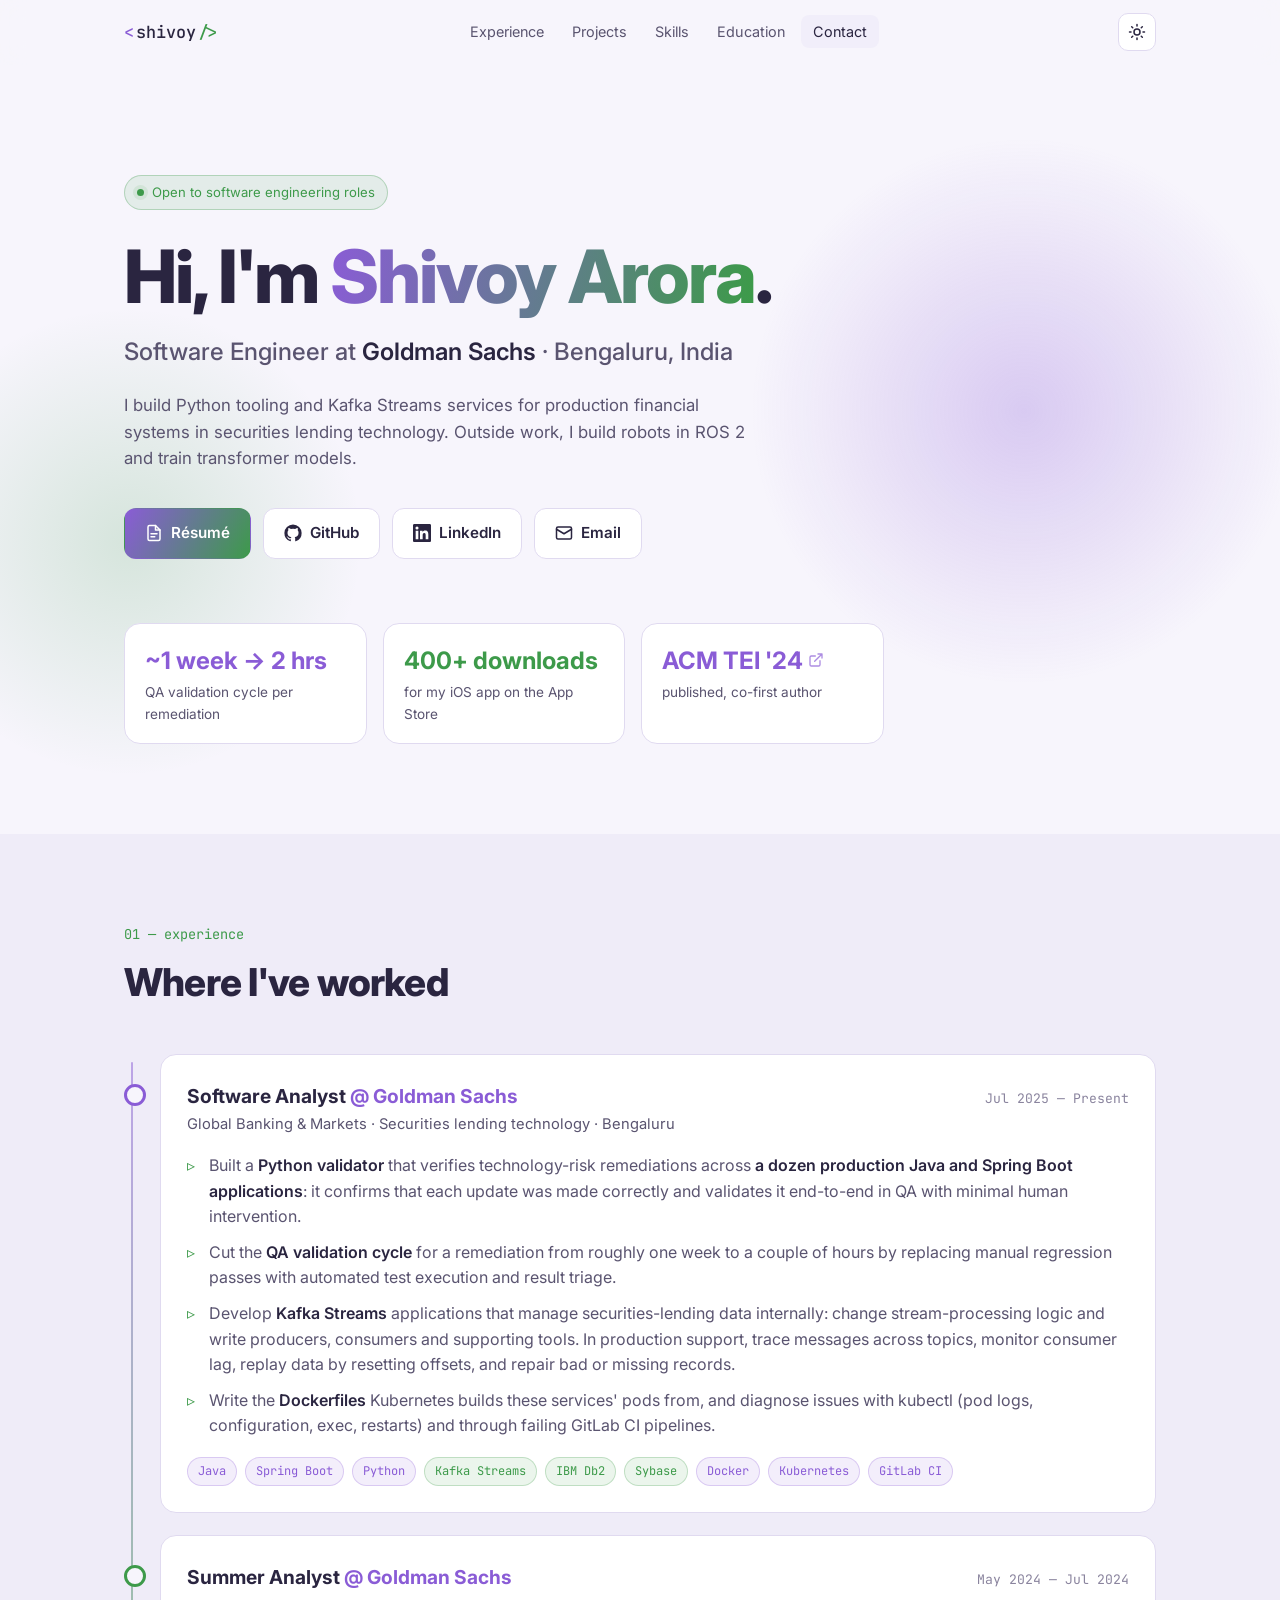
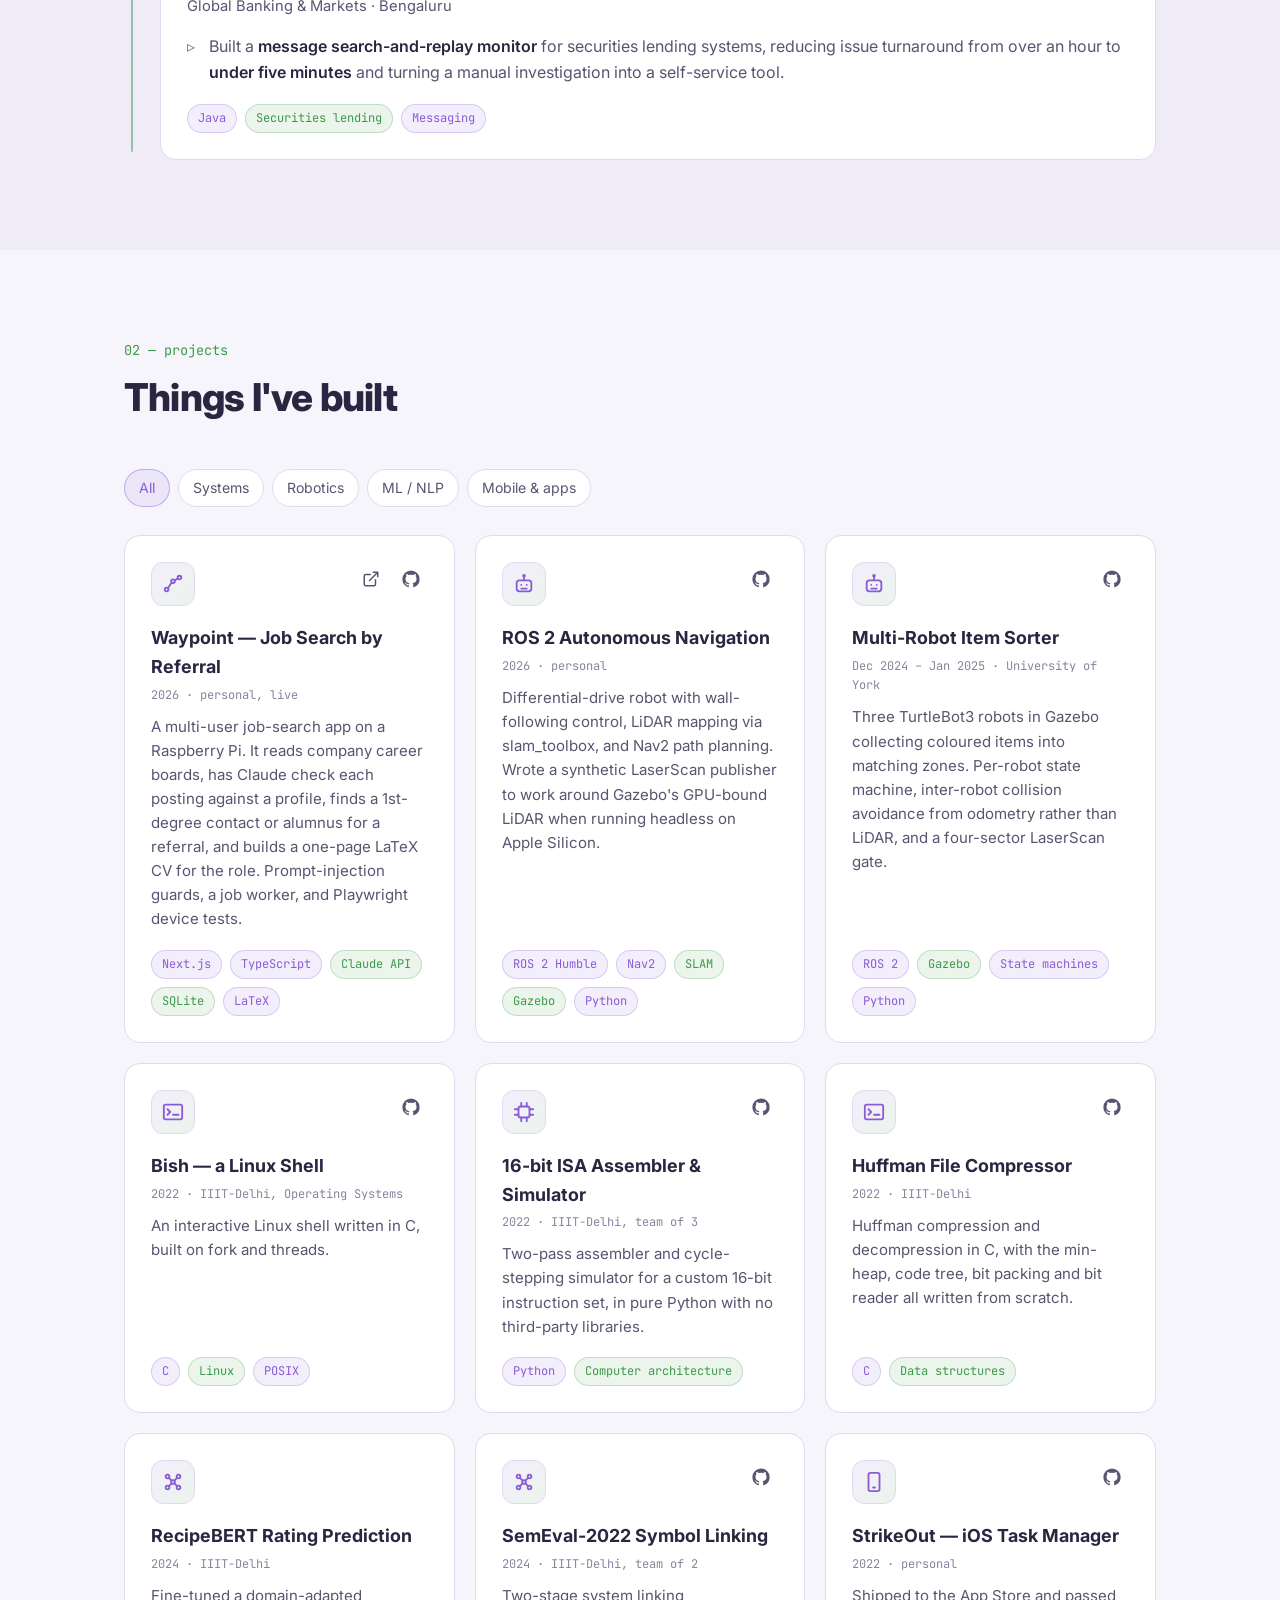
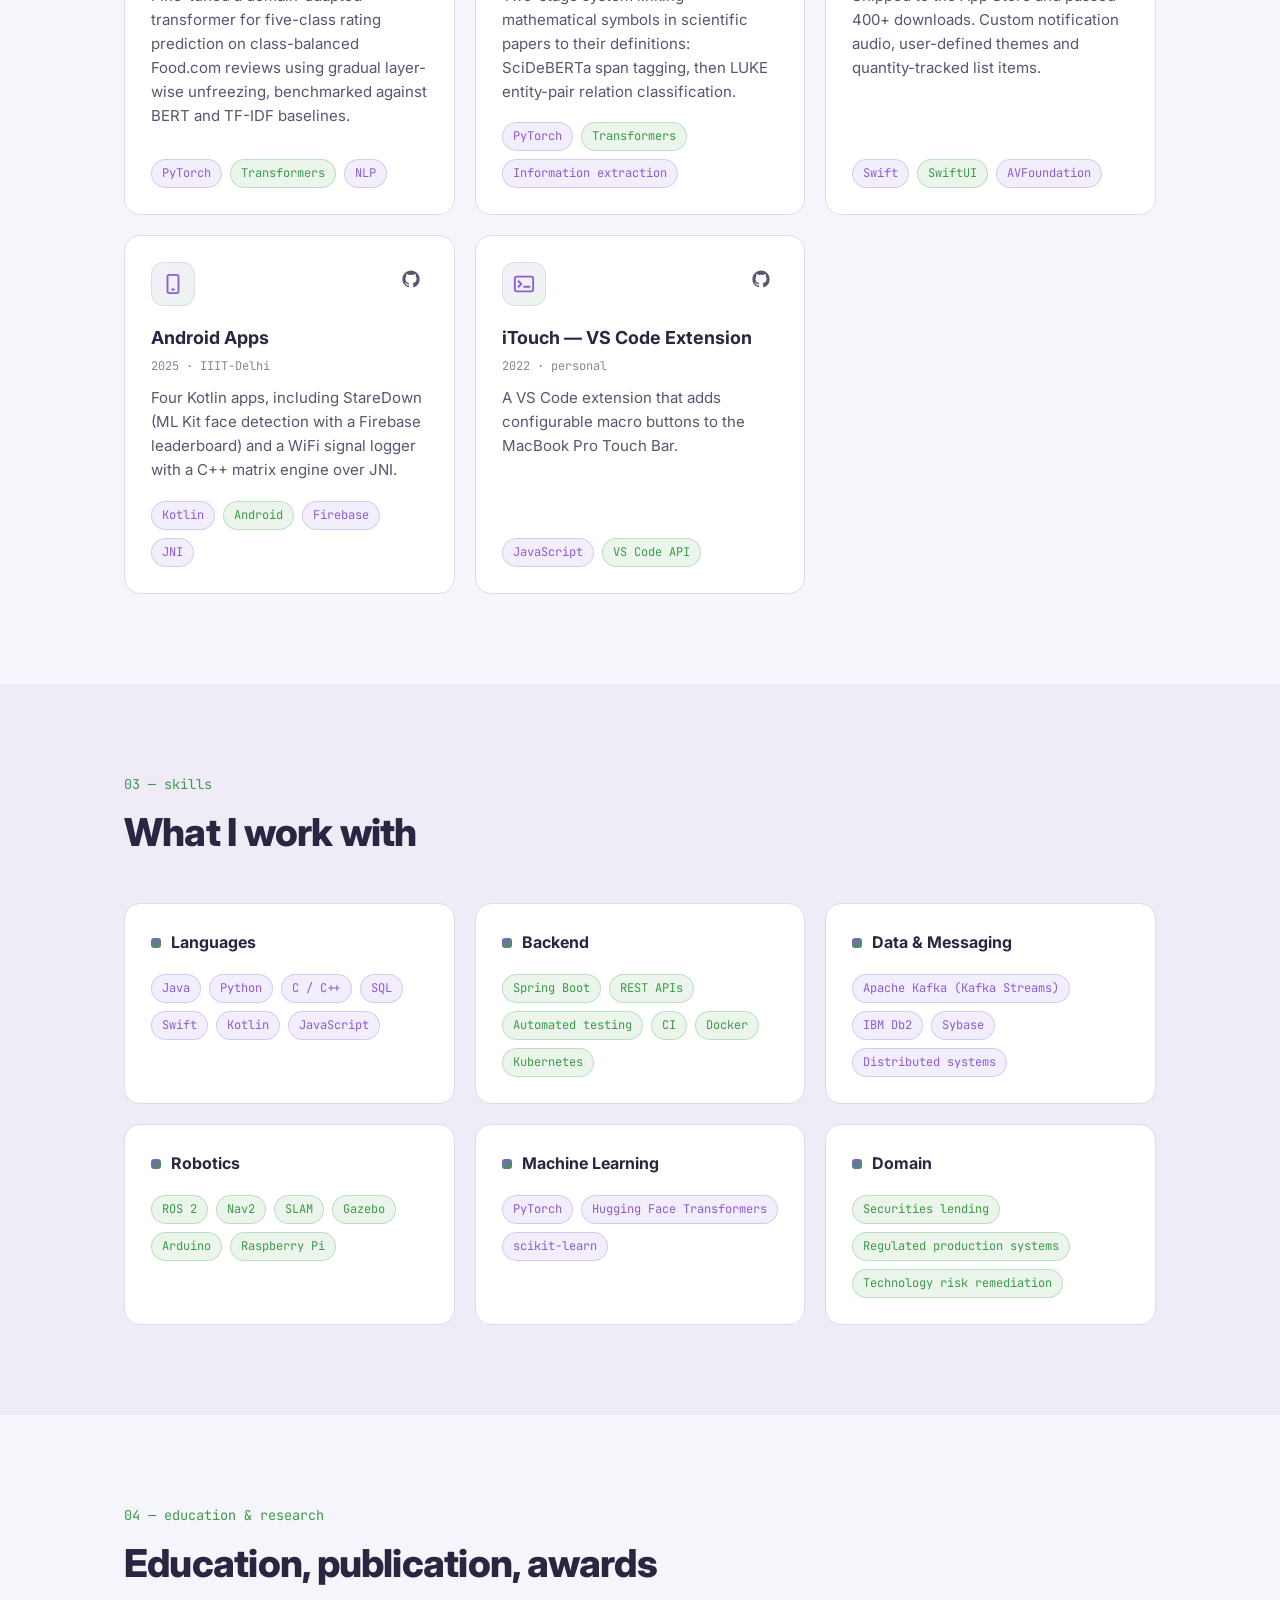
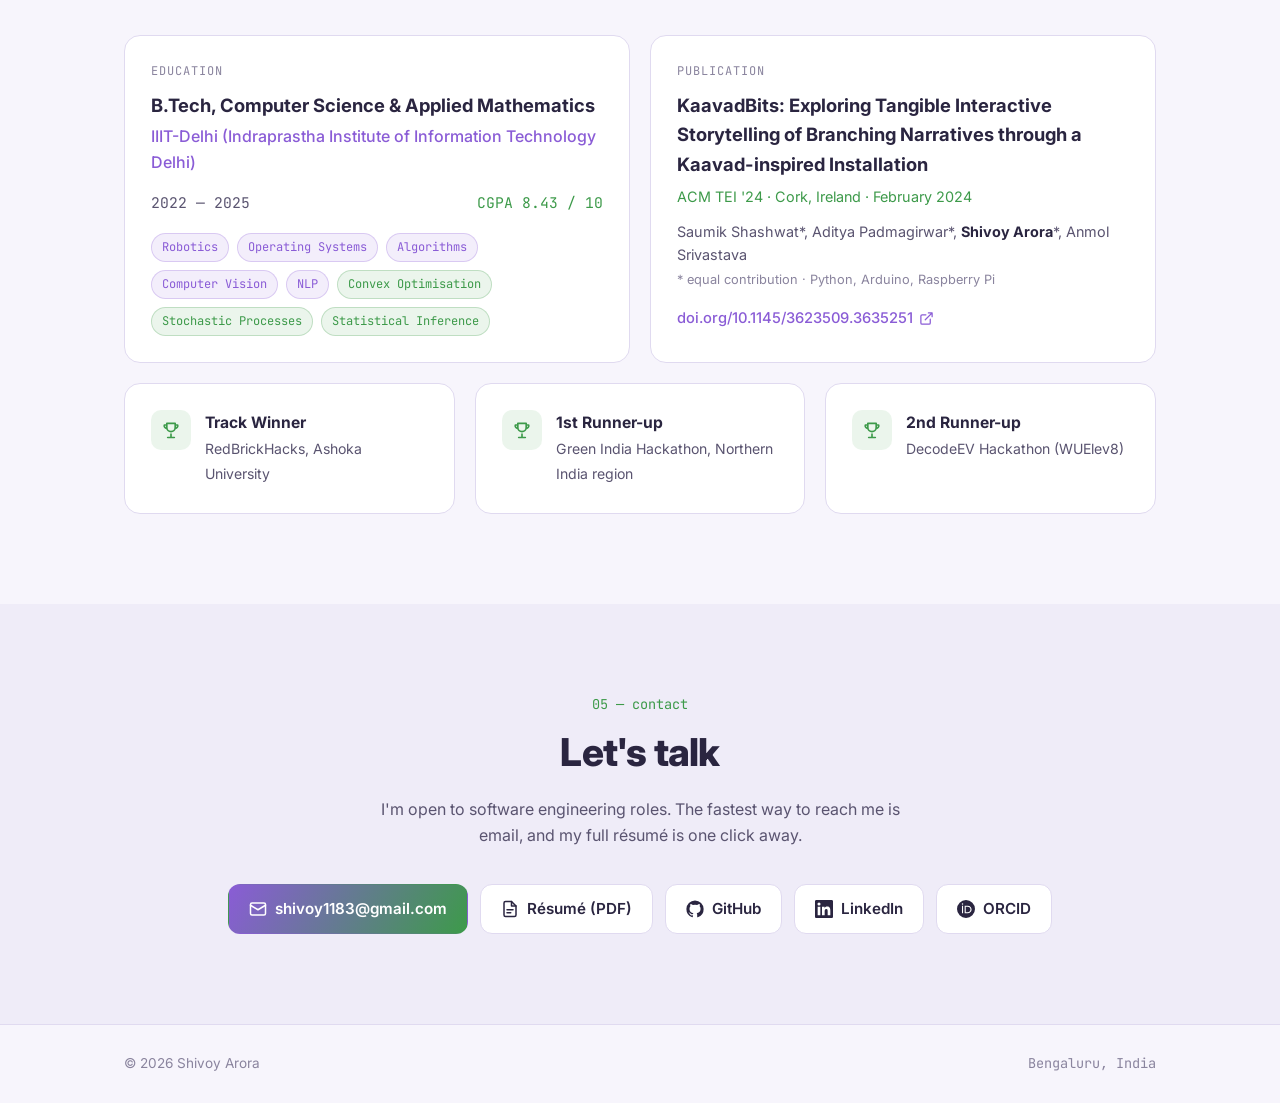
<file: index.html>
<!DOCTYPE html>
<html lang="en">
<head>
<meta charset="utf-8">
<meta name="viewport" content="width=device-width, initial-scale=1">
<title>Shivoy Arora — Software Engineer</title>
<meta name="description" content="Shivoy Arora — software engineer at Goldman Sachs building Python tooling and Kafka Streams services for production financial systems. Projects in ROS 2 robotics, ML and systems programming.">
<meta property="og:title" content="Shivoy Arora — Software Engineer">
<meta property="og:description" content="Software engineer at Goldman Sachs building Python tooling and Kafka Streams services for production financial systems.">
<meta property="og:type" content="website">
<meta property="og:url" content="https://arorashivoy.github.io/">
<link rel="icon" href="favicon.svg" type="image/svg+xml">
<link rel="preconnect" href="https://fonts.googleapis.com">
<link rel="preconnect" href="https://fonts.gstatic.com" crossorigin>
<link href="https://fonts.googleapis.com/css2?family=Inter:wght@400;500;600;700;800&family=JetBrains+Mono:wght@400;500&display=swap" rel="stylesheet">
<script>
  // Set the theme before first paint so there is no light/dark flash.
  (function () {
    var t = null;
    try { t = localStorage.getItem('theme'); } catch (e) {}
    if (t === 'light' || t === 'dark') document.documentElement.setAttribute('data-theme', t);
  })();
</script>
<style>
  :root {
    --bg: #1e1e2e;
    --bg-alt: #181825;
    --surface: #262637;
    --surface-2: #313244;
    --border: #3a3a52;
    --text: #cdd6f4;
    --muted: #a6adc8;
    --faint: #7f849c;
    --purple: #cba6f7;
    --green: #a6e3a1;
    --purple-soft: rgba(203, 166, 247, 0.14);
    --green-soft: rgba(166, 227, 161, 0.14);
    --shadow: 0 10px 30px rgba(0, 0, 0, 0.35);
    --radius: 16px;
    --maxw: 1080px;
    color-scheme: dark;
  }
  :root[data-theme="light"] {
    --bg: #f7f5fc;
    --bg-alt: #efecf8;
    --surface: #ffffff;
    --surface-2: #f1eefa;
    --border: #e0daf0;
    --text: #2a2540;
    --muted: #5a5470;
    --faint: #8a849e;
    --purple: #8a5cd6;
    --green: #3d9a4a;
    --purple-soft: rgba(138, 92, 214, 0.10);
    --green-soft: rgba(61, 154, 74, 0.10);
    --shadow: 0 10px 30px rgba(70, 50, 120, 0.10);
    color-scheme: light;
  }
  @media (prefers-color-scheme: light) {
    :root:not([data-theme="dark"]) {
      --bg: #f7f5fc;
      --bg-alt: #efecf8;
      --surface: #ffffff;
      --surface-2: #f1eefa;
      --border: #e0daf0;
      --text: #2a2540;
      --muted: #5a5470;
      --faint: #8a849e;
      --purple: #8a5cd6;
      --green: #3d9a4a;
      --purple-soft: rgba(138, 92, 214, 0.10);
      --green-soft: rgba(61, 154, 74, 0.10);
      --shadow: 0 10px 30px rgba(70, 50, 120, 0.10);
      color-scheme: light;
    }
  }

  * { box-sizing: border-box; margin: 0; padding: 0; }
  html { scroll-behavior: smooth; scroll-padding-top: 80px; }
  body {
    background: var(--bg);
    color: var(--text);
    font-family: Inter, system-ui, -apple-system, sans-serif;
    line-height: 1.6;
    -webkit-font-smoothing: antialiased;
    transition: background .3s, color .3s;
  }
  a { color: inherit; text-decoration: none; }
  .mono { font-family: "JetBrains Mono", ui-monospace, monospace; }
  .wrap { max-width: var(--maxw); margin: 0 auto; padding: 0 24px; }

  .grad-text {
    background: linear-gradient(100deg, var(--purple), var(--green), var(--purple));
    background-size: 200% auto;
    -webkit-background-clip: text; background-clip: text;
    color: transparent;
    animation: shimmer 8s linear infinite;
  }
  @keyframes shimmer { to { background-position: 200% center; } }

  /* ---------- nav ---------- */
  header.nav {
    position: sticky; top: 0; z-index: 50;
    background: color-mix(in srgb, var(--bg) 80%, transparent);
    backdrop-filter: blur(12px); -webkit-backdrop-filter: blur(12px);
    border-bottom: 1px solid transparent;
    transition: border-color .3s;
  }
  header.nav.scrolled { border-bottom-color: var(--border); }
  .nav-inner { display: flex; align-items: center; justify-content: space-between; height: 64px; }
  .logo {
    font-family: "JetBrains Mono", monospace; font-weight: 500; font-size: 1.05rem;
    display: flex; align-items: center; gap: 2px;
  }
  .logo .b { color: var(--purple); }
  .logo .g { color: var(--green); }
  .nav-links { display: flex; gap: 4px; align-items: center; list-style: none; }
  .nav-links a {
    font-size: .9rem; color: var(--muted); padding: 8px 12px; border-radius: 8px;
    transition: color .2s, background .2s;
  }
  .nav-links a:hover, .nav-links a.active { color: var(--text); background: var(--surface-2); }
  .icon-btn {
    width: 38px; height: 38px; border-radius: 10px; border: 1px solid var(--border);
    background: var(--surface); color: var(--text); cursor: pointer;
    display: inline-flex; align-items: center; justify-content: center;
    transition: border-color .2s, transform .2s;
  }
  .icon-btn:hover { border-color: var(--purple); }
  .icon-btn svg { width: 18px; height: 18px; }
  .menu-btn { display: none; }
  .theme-btn .sun { display: none; }
  :root[data-theme="light"] .theme-btn .sun { display: block; }
  :root[data-theme="light"] .theme-btn .moon { display: none; }
  @media (prefers-color-scheme: light) {
    :root:not([data-theme="dark"]) .theme-btn .sun { display: block; }
    :root:not([data-theme="dark"]) .theme-btn .moon { display: none; }
  }

  /* ---------- hero ---------- */
  .hero { position: relative; padding: 110px 0 90px; overflow: hidden; }
  .hero::before {
    content: ""; position: absolute; inset: 0; pointer-events: none;
    background:
      radial-gradient(420px circle at 80% 45%, color-mix(in srgb, var(--purple) 28%, transparent), transparent 65%),
      radial-gradient(360px circle at 10% 62%, color-mix(in srgb, var(--green) 18%, transparent), transparent 65%);
    animation: drift 18s ease-in-out infinite alternate;
  }
  @keyframes drift { to { transform: translate(24px, 16px); } }
  .hero .wrap { position: relative; }
  .eyebrow {
    display: inline-flex; align-items: center; gap: 8px;
    font-size: .82rem; color: var(--green); background: var(--green-soft);
    border: 1px solid color-mix(in srgb, var(--green) 30%, transparent);
    padding: 6px 12px; border-radius: 999px; margin-bottom: 28px;
  }
  .eyebrow .dot { width: 7px; height: 7px; border-radius: 50%; background: var(--green); box-shadow: 0 0 0 4px var(--green-soft); }
  .hero h1 { font-size: clamp(2.6rem, 7vw, 4.6rem); line-height: 1.05; font-weight: 800; letter-spacing: -0.03em; }
  .hero .role { font-size: clamp(1.15rem, 2.6vw, 1.5rem); color: var(--muted); margin-top: 18px; font-weight: 500; }
  .hero .role b { color: var(--text); font-weight: 600; }
  .hero p.lede { max-width: 640px; color: var(--muted); margin-top: 20px; font-size: 1.05rem; }
  .cta { display: flex; flex-wrap: wrap; gap: 12px; margin-top: 36px; }
  .btn {
    display: inline-flex; align-items: center; gap: 8px;
    padding: 12px 20px; border-radius: 12px; font-weight: 600; font-size: .95rem;
    border: 1px solid var(--border); background: var(--surface); color: var(--text);
    transition: transform .2s, border-color .2s, box-shadow .2s;
  }
  .btn svg { width: 18px; height: 18px; }
  .btn:hover { transform: translateY(-2px); border-color: var(--purple); box-shadow: var(--shadow); }
  .btn.primary {
    background: linear-gradient(120deg, var(--purple), var(--green));
    color: #1e1e2e; border-color: transparent;
  }
  :root[data-theme="light"] .btn.primary { color: #fff; }
  @media (prefers-color-scheme: light) { :root:not([data-theme="dark"]) .btn.primary { color: #fff; } }
  .stats { display: grid; grid-template-columns: repeat(3, 1fr); gap: 16px; margin-top: 64px; max-width: 760px; }
  .stat { background: var(--surface); border: 1px solid var(--border); border-radius: var(--radius); padding: 18px 20px; }
  .stat .n { font-size: 1.5rem; font-weight: 700; }
  .stat .n.p { color: var(--purple); }
  .stat .n.g { color: var(--green); }
  .stat .l { font-size: .85rem; color: var(--muted); margin-top: 2px; }
  .stat-link { display: block; transition: transform .2s, border-color .2s, box-shadow .2s; }
  .stat-link:hover { transform: translateY(-2px); border-color: var(--purple); box-shadow: var(--shadow); }
  .stat-link svg { width: 16px; height: 16px; vertical-align: 1px; opacity: .7; }

  /* ---------- sections ---------- */
  section.block { padding: 90px 0; }
  section.block.alt { background: var(--bg-alt); }
  .sec-head { margin-bottom: 40px; }
  .sec-head .kicker { font-family: "JetBrains Mono", monospace; font-size: .85rem; color: var(--green); }
  .sec-head h2 { font-size: clamp(1.8rem, 4vw, 2.4rem); font-weight: 800; letter-spacing: -0.02em; margin-top: 6px; }

  .card {
    background: var(--surface); border: 1px solid var(--border); border-radius: var(--radius);
    padding: 26px; transition: transform .25s, border-color .25s, box-shadow .25s;
  }
  .card:hover { transform: translateY(-4px); border-color: color-mix(in srgb, var(--purple) 55%, var(--border)); box-shadow: var(--shadow); }

  /* experience timeline */
  .timeline { position: relative; display: grid; gap: 22px; }
  .timeline::before {
    content: ""; position: absolute; left: 7px; top: 8px; bottom: 8px; width: 2px;
    background: linear-gradient(var(--purple), var(--green));
    opacity: .5; border-radius: 2px;
  }
  .t-item { position: relative; padding-left: 36px; }
  .t-item::before {
    content: ""; position: absolute; left: 0; top: 30px; width: 16px; height: 16px; border-radius: 50%;
    background: var(--bg); border: 3px solid var(--purple);
  }
  .t-item.past::before { border-color: var(--green); }
  .t-top { display: flex; flex-wrap: wrap; justify-content: space-between; gap: 6px 16px; align-items: baseline; }
  .t-top h3 { font-size: 1.2rem; font-weight: 700; }
  .t-top h3 span { color: var(--purple); }
  .when { font-family: "JetBrains Mono", monospace; font-size: .82rem; color: var(--faint); }
  .t-sub { color: var(--muted); font-size: .92rem; margin-top: 2px; }
  ul.bul { list-style: none; margin-top: 16px; display: grid; gap: 10px; }
  ul.bul li { position: relative; padding-left: 22px; color: var(--muted); }
  ul.bul li::before { content: "▹"; position: absolute; left: 0; color: var(--green); }
  ul.bul li b { color: var(--text); font-weight: 600; }

  .tags { display: flex; flex-wrap: wrap; gap: 8px; margin-top: 18px; }
  .tag {
    font-family: "JetBrains Mono", monospace; font-size: .75rem;
    padding: 4px 10px; border-radius: 999px;
    background: var(--purple-soft); color: var(--purple);
    border: 1px solid color-mix(in srgb, var(--purple) 25%, transparent);
  }
  .tag.g { background: var(--green-soft); color: var(--green); border-color: color-mix(in srgb, var(--green) 25%, transparent); }

  /* projects */
  .filters { display: flex; flex-wrap: wrap; gap: 8px; margin-bottom: 28px; }
  .filter {
    font: inherit; font-size: .88rem; cursor: pointer;
    padding: 7px 14px; border-radius: 999px; border: 1px solid var(--border);
    background: var(--surface); color: var(--muted); transition: all .2s;
  }
  .filter:hover { color: var(--text); }
  .filter.on { background: var(--purple-soft); color: var(--purple); border-color: color-mix(in srgb, var(--purple) 45%, transparent); }
  .grid { display: grid; grid-template-columns: repeat(auto-fill, minmax(300px, 1fr)); gap: 20px; }
  .proj { display: flex; flex-direction: column; }
  .proj.hide { display: none; }
  .proj-top { display: flex; justify-content: space-between; align-items: flex-start; gap: 12px; }
  .proj-icon {
    width: 44px; height: 44px; border-radius: 12px; display: grid; place-items: center;
    background: linear-gradient(135deg, var(--purple-soft), var(--green-soft));
    border: 1px solid var(--border); color: var(--purple);
  }
  .proj-icon svg { width: 22px; height: 22px; }
  .proj-links { display: flex; gap: 6px; }
  .proj-links a {
    width: 34px; height: 34px; display: grid; place-items: center; border-radius: 8px;
    color: var(--muted); transition: color .2s, background .2s;
  }
  .proj-links a:hover { color: var(--green); background: var(--surface-2); }
  .proj-links svg { width: 18px; height: 18px; }
  .proj h3 { font-size: 1.12rem; margin-top: 18px; font-weight: 700; }
  .proj .meta { font-family: "JetBrains Mono", monospace; font-size: .75rem; color: var(--faint); margin-top: 4px; }
  .proj p { color: var(--muted); margin-top: 10px; font-size: .94rem; flex: 1; }
  .proj .tags { margin-top: 18px; }

  /* skills */
  .skills { display: grid; grid-template-columns: repeat(auto-fill, minmax(300px, 1fr)); gap: 20px; }
  .skills h3 { font-size: 1rem; display: flex; align-items: center; gap: 10px; }
  .skills h3 .sw { width: 10px; height: 10px; border-radius: 3px; background: linear-gradient(135deg, var(--purple), var(--green)); }

  /* education + publication */
  .two { display: grid; grid-template-columns: 1fr 1fr; gap: 20px; }
  .edu h3, .pub h3 { font-size: 1.15rem; font-weight: 700; }
  .edu .school { color: var(--purple); font-weight: 500; margin-top: 4px; }
  .edu .row { display: flex; justify-content: space-between; flex-wrap: wrap; gap: 8px; margin-top: 16px; color: var(--muted); font-size: .92rem; }
  .gpa { font-family: "JetBrains Mono", monospace; color: var(--green); }
  .pub .venue { color: var(--green); font-size: .9rem; margin-top: 6px; }
  .pub .authors { color: var(--muted); font-size: .9rem; margin-top: 12px; }
  .pub .authors b { color: var(--text); }
  .pub .note { color: var(--faint); font-size: .8rem; margin-top: 4px; }
  .link-inline { color: var(--purple); display: inline-flex; align-items: center; gap: 6px; margin-top: 16px; font-weight: 500; font-size: .92rem; }
  .link-inline:hover { color: var(--green); }
  .link-inline svg { width: 15px; height: 15px; }
  .label { font-family: "JetBrains Mono", monospace; font-size: .75rem; color: var(--faint); text-transform: uppercase; letter-spacing: .08em; margin-bottom: 10px; }

  .awards { display: grid; grid-template-columns: repeat(3, 1fr); gap: 20px; margin-top: 20px; }
  .award { display: flex; gap: 14px; align-items: flex-start; }
  .award .medal {
    flex: none; width: 40px; height: 40px; border-radius: 10px; display: grid; place-items: center;
    background: var(--green-soft); color: var(--green);
  }
  .award .medal svg { width: 20px; height: 20px; }
  .award b { display: block; font-size: .98rem; }
  .award span { color: var(--muted); font-size: .88rem; }

  /* contact */
  .contact { text-align: center; }
  .contact p { color: var(--muted); max-width: 560px; margin: 14px auto 0; }
  .contact .cta { justify-content: center; }
  footer { border-top: 1px solid var(--border); padding: 28px 0; color: var(--faint); font-size: .85rem; }
  footer .wrap { display: flex; justify-content: space-between; flex-wrap: wrap; gap: 10px; }

  /* reveal on scroll */
  .reveal { opacity: 0; transform: translateY(18px); transition: opacity .7s ease, transform .7s ease; }
  .reveal.in { opacity: 1; transform: none; }
  .no-js .reveal { opacity: 1; transform: none; }
  .rise { animation: rise .7s ease both; }
  .hero .rise:nth-child(2) { animation-delay: .08s; }
  .hero .rise:nth-child(3) { animation-delay: .16s; }
  .hero .rise:nth-child(4) { animation-delay: .24s; }
  .hero .rise:nth-child(5) { animation-delay: .32s; }
  .hero .rise:nth-child(6) { animation-delay: .40s; }
  @keyframes rise { from { opacity: 0; transform: translateY(18px); } }

  @media (prefers-reduced-motion: reduce) {
    *, *::before, *::after { animation: none !important; transition: none !important; }
    html { scroll-behavior: auto; }
    .reveal { opacity: 1; transform: none; }
  }

  @media (max-width: 860px) {
    .two, .awards { grid-template-columns: 1fr; }
  }
  @media (max-width: 760px) {
    .wrap { padding: 0 16px; }
    .menu-btn { display: inline-flex; }
    .nav-links {
      position: absolute; top: 64px; left: 0; right: 0; flex-direction: column; align-items: stretch;
      background: var(--bg); border-bottom: 1px solid var(--border); padding: 8px 16px 16px;
      display: none;
    }
    .nav-links.open { display: flex; }
    .nav-links a { padding: 12px; }
    .hero { padding: 70px 0 60px; }
    .hero::before {
      background:
        radial-gradient(240px circle at 85% 18%, color-mix(in srgb, var(--purple) 26%, transparent), transparent 65%),
        radial-gradient(220px circle at 10% 80%, color-mix(in srgb, var(--green) 16%, transparent), transparent 65%);
    }
    .stats { grid-template-columns: 1fr; }
    section.block { padding: 64px 0; }
    .grid, .skills { grid-template-columns: 1fr; }
  }
</style>
</head>
<body class="no-js">

<svg width="0" height="0" style="position:absolute" aria-hidden="true">
  <symbol id="i-gh" viewBox="0 0 24 24"><path fill="currentColor" d="M12 .5A11.5 11.5 0 0 0 .5 12a11.5 11.5 0 0 0 7.86 10.92c.58.1.79-.25.79-.56v-2c-3.2.7-3.87-1.37-3.87-1.37-.52-1.33-1.28-1.69-1.28-1.69-1.05-.72.08-.7.08-.7 1.15.08 1.76 1.19 1.76 1.19 1.03 1.76 2.7 1.25 3.36.96.1-.75.4-1.25.73-1.54-2.55-.29-5.24-1.28-5.24-5.68 0-1.26.45-2.28 1.19-3.08-.12-.29-.52-1.46.11-3.05 0 0 .97-.31 3.17 1.18a11 11 0 0 1 5.77 0c2.2-1.49 3.17-1.18 3.17-1.18.63 1.59.23 2.76.11 3.05.74.8 1.19 1.82 1.19 3.08 0 4.41-2.69 5.38-5.25 5.67.41.36.78 1.06.78 2.14v3.17c0 .31.21.67.8.56A11.5 11.5 0 0 0 23.5 12 11.5 11.5 0 0 0 12 .5Z"/></symbol>
  <symbol id="i-in" viewBox="0 0 24 24"><path fill="currentColor" d="M20.45 20.45h-3.56v-5.57c0-1.33-.02-3.04-1.85-3.04-1.86 0-2.14 1.45-2.14 2.94v5.67H9.34V9h3.41v1.56h.05c.48-.9 1.64-1.85 3.37-1.85 3.6 0 4.27 2.37 4.27 5.46v6.28ZM5.34 7.43a2.06 2.06 0 1 1 0-4.13 2.06 2.06 0 0 1 0 4.13ZM7.12 20.45H3.56V9h3.56v11.45ZM22.22 0H1.77C.79 0 0 .77 0 1.73v20.54C0 23.23.79 24 1.77 24h20.45c.98 0 1.78-.77 1.78-1.73V1.73C24 .77 23.2 0 22.22 0Z"/></symbol>
  <symbol id="i-orcid" viewBox="0 0 24 24"><path fill="currentColor" d="M12 0a12 12 0 1 0 0 24 12 12 0 0 0 0-24ZM7.37 4.38a.97.97 0 1 1 0 1.94.97.97 0 0 1 0-1.94Zm-.72 3.3h1.44v10.04H6.65V7.68Zm3.56 0h3.9c3.7 0 5.33 2.65 5.33 5.02 0 2.58-2.01 5.02-5.31 5.02h-3.92V7.68Zm1.44 1.3v7.44h2.3c3.26 0 4.01-2.48 4.01-3.72 0-2.02-1.29-3.72-4.1-3.72h-2.21Z"/></symbol>
  <symbol id="i-mail" viewBox="0 0 24 24"><g fill="none" stroke="currentColor" stroke-width="2" stroke-linecap="round" stroke-linejoin="round"><rect x="2" y="4" width="20" height="16" rx="2"/><path d="m22 7-10 6L2 7"/></g></symbol>
  <symbol id="i-doc" viewBox="0 0 24 24"><g fill="none" stroke="currentColor" stroke-width="2" stroke-linecap="round" stroke-linejoin="round"><path d="M14 2H6a2 2 0 0 0-2 2v16a2 2 0 0 0 2 2h12a2 2 0 0 0 2-2V8z"/><path d="M14 2v6h6M8 13h8M8 17h5"/></g></symbol>
  <symbol id="i-ext" viewBox="0 0 24 24"><g fill="none" stroke="currentColor" stroke-width="2" stroke-linecap="round" stroke-linejoin="round"><path d="M15 3h6v6M10 14 21 3M18 13v6a2 2 0 0 1-2 2H5a2 2 0 0 1-2-2V8a2 2 0 0 1 2-2h6"/></g></symbol>
  <symbol id="i-bot" viewBox="0 0 24 24"><g fill="none" stroke="currentColor" stroke-width="2" stroke-linecap="round" stroke-linejoin="round"><rect x="4" y="8" width="16" height="12" rx="3"/><path d="M12 4v4M9 13h.01M15 13h.01M9 17h6"/><circle cx="12" cy="3" r="1"/></g></symbol>
  <symbol id="i-brain" viewBox="0 0 24 24"><g fill="none" stroke="currentColor" stroke-width="2" stroke-linecap="round" stroke-linejoin="round"><circle cx="6" cy="6" r="2"/><circle cx="18" cy="6" r="2"/><circle cx="6" cy="18" r="2"/><circle cx="18" cy="18" r="2"/><circle cx="12" cy="12" r="2"/><path d="m7.5 7.5 3 3M16.5 7.5l-3 3M7.5 16.5l3-3M16.5 16.5l-3-3"/></g></symbol>
  <symbol id="i-term" viewBox="0 0 24 24"><g fill="none" stroke="currentColor" stroke-width="2" stroke-linecap="round" stroke-linejoin="round"><rect x="2" y="4" width="20" height="16" rx="2"/><path d="m6 9 3 3-3 3M12 15h6"/></g></symbol>
  <symbol id="i-phone" viewBox="0 0 24 24"><g fill="none" stroke="currentColor" stroke-width="2" stroke-linecap="round" stroke-linejoin="round"><rect x="6" y="2" width="12" height="20" rx="2"/><path d="M11 18h2"/></g></symbol>
  <symbol id="i-trophy" viewBox="0 0 24 24"><g fill="none" stroke="currentColor" stroke-width="2" stroke-linecap="round" stroke-linejoin="round"><path d="M8 21h8M12 17v4M7 4h10v5a5 5 0 0 1-10 0V4ZM7 6H4a3 3 0 0 0 3 4M17 6h3a3 3 0 0 1-3 4"/></g></symbol>
  <symbol id="i-route" viewBox="0 0 24 24"><g fill="none" stroke="currentColor" stroke-width="2" stroke-linecap="round" stroke-linejoin="round"><circle cx="5" cy="18" r="2"/><circle cx="12" cy="9" r="2"/><circle cx="19" cy="5" r="2"/><path d="M6.4 16.6 10.6 10.4M13.8 8.1l3.4-2.1"/></g></symbol>
  <symbol id="i-chip" viewBox="0 0 24 24"><g fill="none" stroke="currentColor" stroke-width="2" stroke-linecap="round" stroke-linejoin="round"><rect x="6" y="6" width="12" height="12" rx="2"/><path d="M9 2v4M15 2v4M9 18v4M15 18v4M2 9h4M2 15h4M18 9h4M18 15h4"/></g></symbol>
</svg>

<header class="nav" id="nav">
  <div class="wrap nav-inner">
    <a href="#top" class="logo" aria-label="Home"><span class="b">&lt;</span>shivoy<span class="g">/&gt;</span></a>
    <nav>
      <ul class="nav-links" id="navLinks">
        <li><a href="#experience">Experience</a></li>
        <li><a href="#projects">Projects</a></li>
        <li><a href="#skills">Skills</a></li>
        <li><a href="#education">Education</a></li>
        <li><a href="#contact">Contact</a></li>
      </ul>
    </nav>
    <div style="display:flex;gap:8px">
      <button class="icon-btn theme-btn" id="themeBtn" aria-label="Toggle colour theme">
        <svg class="moon" viewBox="0 0 24 24" fill="none" stroke="currentColor" stroke-width="2" stroke-linecap="round" stroke-linejoin="round"><path d="M21 12.8A9 9 0 1 1 11.2 3a7 7 0 0 0 9.8 9.8Z"/></svg>
        <svg class="sun" viewBox="0 0 24 24" fill="none" stroke="currentColor" stroke-width="2" stroke-linecap="round" stroke-linejoin="round"><circle cx="12" cy="12" r="4"/><path d="M12 2v2M12 20v2M4.9 4.9l1.4 1.4M17.7 17.7l1.4 1.4M2 12h2M20 12h2M4.9 19.1l1.4-1.4M17.7 6.3l1.4-1.4"/></svg>
      </button>
      <button class="icon-btn menu-btn" id="menuBtn" aria-label="Open menu">
        <svg viewBox="0 0 24 24" fill="none" stroke="currentColor" stroke-width="2" stroke-linecap="round"><path d="M4 7h16M4 12h16M4 17h16"/></svg>
      </button>
    </div>
  </div>
</header>

<main id="top">
  <section class="hero">
        <div class="wrap">
      <div class="eyebrow rise"><span class="dot"></span>Open to software engineering roles</div>
      <h1 class="rise">Hi, I'm <span class="grad-text">Shivoy Arora</span>.</h1>
      <p class="role rise">Software Engineer at <b>Goldman Sachs</b> · Bengaluru, India</p>
      <p class="lede rise">I build Python tooling and Kafka Streams services for production financial systems in securities lending technology. Outside work, I build robots in ROS&nbsp;2 and train transformer models.</p>
      <div class="cta rise">
        <a class="btn primary" href="resume.pdf" target="_blank" rel="noopener"><svg><use href="#i-doc"/></svg>Résumé</a>
        <a class="btn" href="https://github.com/arorashivoy" target="_blank" rel="noopener"><svg><use href="#i-gh"/></svg>GitHub</a>
        <a class="btn" href="https://www.linkedin.com/in/arorashivoy" target="_blank" rel="noopener"><svg><use href="#i-in"/></svg>LinkedIn</a>
        <a class="btn" href="mailto:shivoy1183@gmail.com"><svg><use href="#i-mail"/></svg>Email</a>
      </div>
      <div class="stats rise">
        <div class="stat"><div class="n p">~1 week → 2 hrs</div><div class="l">QA validation cycle per remediation</div></div>
        <div class="stat"><div class="n g">400+ downloads</div><div class="l">for my iOS app on the App Store</div></div>
        <a class="stat stat-link" href="https://dl.acm.org/doi/10.1145/3623509.3635251" target="_blank" rel="noopener"><div class="n p">ACM TEI '24 <svg><use href="#i-ext"/></svg></div><div class="l">published, co-first author</div></a>
      </div>
    </div>
  </section>

  <section class="block alt" id="experience">
    <div class="wrap">
      <div class="sec-head reveal"><div class="kicker">01 — experience</div><h2>Where I've worked</h2></div>
      <div class="timeline">
        <div class="t-item reveal">
          <div class="card">
            <div class="t-top">
              <h3>Software Analyst <span>@ Goldman Sachs</span></h3>
              <div class="when">Jul 2025 — Present</div>
            </div>
            <div class="t-sub">Global Banking &amp; Markets · Securities lending technology · Bengaluru</div>
            <ul class="bul">
              <li>Built a <b>Python validator</b> that verifies technology-risk remediations across <b>a dozen production Java and Spring Boot applications</b>: it confirms that each update was made correctly and validates it end-to-end in QA with minimal human intervention.</li>
              <li>Cut the <b>QA validation cycle</b> for a remediation from roughly one week to a couple of hours by replacing manual regression passes with automated test execution and result triage.</li>
              <li>Develop <b>Kafka Streams</b> applications that manage securities-lending data internally: change stream-processing logic and write producers, consumers and supporting tools. In production support, trace messages across topics, monitor consumer lag, replay data by resetting offsets, and repair bad or missing records.</li>
              <li>Write the <b>Dockerfiles</b> Kubernetes builds these services' pods from, and diagnose issues with kubectl (pod logs, configuration, exec, restarts) and through failing GitLab CI pipelines.</li>
            </ul>
            <div class="tags">
              <span class="tag">Java</span><span class="tag">Spring Boot</span><span class="tag">Python</span>
              <span class="tag g">Kafka Streams</span><span class="tag g">IBM Db2</span><span class="tag g">Sybase</span><span class="tag">Docker</span><span class="tag">Kubernetes</span><span class="tag">GitLab CI</span>
            </div>
          </div>
        </div>
        <div class="t-item past reveal">
          <div class="card">
            <div class="t-top">
              <h3>Summer Analyst <span>@ Goldman Sachs</span></h3>
              <div class="when">May 2024 — Jul 2024</div>
            </div>
            <div class="t-sub">Global Banking &amp; Markets · Bengaluru</div>
            <ul class="bul">
              <li>Built a <b>message search-and-replay monitor</b> for securities lending systems, reducing issue turnaround from over an hour to <b>under five minutes</b> and turning a manual investigation into a self-service tool.</li>
            </ul>
            <div class="tags"><span class="tag">Java</span><span class="tag g">Securities lending</span><span class="tag">Messaging</span></div>
          </div>
        </div>
      </div>
    </div>
  </section>

  <section class="block" id="projects">
    <div class="wrap">
      <div class="sec-head reveal"><div class="kicker">02 — projects</div><h2>Things I've built</h2></div>
      <div class="filters reveal" role="group" aria-label="Filter projects">
        <button class="filter on" data-f="all">All</button>
        <button class="filter" data-f="systems">Systems</button>
        <button class="filter" data-f="robotics">Robotics</button>
        <button class="filter" data-f="ml">ML / NLP</button>
        <button class="filter" data-f="mobile">Mobile &amp; apps</button>
      </div>
      <div class="grid" id="projGrid">

        <article class="card proj reveal" data-c="systems">
          <div class="proj-top">
            <div class="proj-icon"><svg><use href="#i-route"/></svg></div>
            <div class="proj-links"><a href="waypoint/" aria-label="About Waypoint"><svg><use href="#i-ext"/></svg></a><a href="https://github.com/arorashivoy/waypoint" target="_blank" rel="noopener" aria-label="Source on GitHub"><svg><use href="#i-gh"/></svg></a></div>
          </div>
          <h3><a href="waypoint/" style="color:inherit;text-decoration:none">Waypoint — Job Search by Referral</a></h3>
          <div class="meta">2026 · personal, live</div>
          <p>A multi-user job-search app on a Raspberry Pi. It reads company career boards, has Claude check each posting against a profile, finds a 1st-degree contact or alumnus for a referral, and builds a one-page LaTeX CV for the role. Prompt-injection guards, a job worker, and Playwright device tests.</p>
          <div class="tags"><span class="tag">Next.js</span><span class="tag">TypeScript</span><span class="tag g">Claude API</span><span class="tag g">SQLite</span><span class="tag">LaTeX</span></div>
        </article>

        <article class="card proj reveal" data-c="robotics">
          <div class="proj-top">
            <div class="proj-icon"><svg><use href="#i-bot"/></svg></div>
            <div class="proj-links"><a href="https://github.com/arorashivoy/ros-maze-solver" target="_blank" rel="noopener" aria-label="Source on GitHub"><svg><use href="#i-gh"/></svg></a></div>
          </div>
          <h3>ROS 2 Autonomous Navigation</h3>
          <div class="meta">2026 · personal</div>
          <p>Differential-drive robot with wall-following control, LiDAR mapping via slam_toolbox, and Nav2 path planning. Wrote a synthetic LaserScan publisher to work around Gazebo's GPU-bound LiDAR when running headless on Apple Silicon.</p>
          <div class="tags"><span class="tag">ROS 2 Humble</span><span class="tag">Nav2</span><span class="tag g">SLAM</span><span class="tag g">Gazebo</span><span class="tag">Python</span></div>
        </article>

        <article class="card proj reveal" data-c="robotics">
          <div class="proj-top">
            <div class="proj-icon"><svg><use href="#i-bot"/></svg></div>
            <div class="proj-links"><a href="https://github.com/arorashivoy/turtlebot-item-sorter" target="_blank" rel="noopener" aria-label="Source on GitHub"><svg><use href="#i-gh"/></svg></a></div>
          </div>
          <h3>Multi-Robot Item Sorter</h3>
          <div class="meta">Dec 2024 – Jan 2025 · University of York</div>
          <p>Three TurtleBot3 robots in Gazebo collecting coloured items into matching zones. Per-robot state machine, inter-robot collision avoidance from odometry rather than LiDAR, and a four-sector LaserScan gate.</p>
          <div class="tags"><span class="tag">ROS 2</span><span class="tag g">Gazebo</span><span class="tag">State machines</span><span class="tag">Python</span></div>
        </article>

        <article class="card proj reveal" data-c="systems">
          <div class="proj-top">
            <div class="proj-icon"><svg><use href="#i-term"/></svg></div>
            <div class="proj-links"><a href="https://github.com/arorashivoy/Bish" target="_blank" rel="noopener" aria-label="Source on GitHub"><svg><use href="#i-gh"/></svg></a></div>
          </div>
          <h3>Bish — a Linux Shell</h3>
          <div class="meta">2022 · IIIT-Delhi, Operating Systems</div>
          <p>An interactive Linux shell written in C, built on fork and threads.</p>
          <div class="tags"><span class="tag">C</span><span class="tag g">Linux</span><span class="tag">POSIX</span></div>
        </article>

        <article class="card proj reveal" data-c="systems">
          <div class="proj-top">
            <div class="proj-icon"><svg><use href="#i-chip"/></svg></div>
            <div class="proj-links"><a href="https://github.com/arorashivoy/CustomAssembler" target="_blank" rel="noopener" aria-label="Source on GitHub"><svg><use href="#i-gh"/></svg></a></div>
          </div>
          <h3>16-bit ISA Assembler &amp; Simulator</h3>
          <div class="meta">2022 · IIIT-Delhi, team of 3</div>
          <p>Two-pass assembler and cycle-stepping simulator for a custom 16-bit instruction set, in pure Python with no third-party libraries.</p>
          <div class="tags"><span class="tag">Python</span><span class="tag g">Computer architecture</span></div>
        </article>

        <article class="card proj reveal" data-c="systems">
          <div class="proj-top">
            <div class="proj-icon"><svg><use href="#i-term"/></svg></div>
            <div class="proj-links"><a href="https://github.com/arorashivoy/FileCompressor" target="_blank" rel="noopener" aria-label="Source on GitHub"><svg><use href="#i-gh"/></svg></a></div>
          </div>
          <h3>Huffman File Compressor</h3>
          <div class="meta">2022 · IIIT-Delhi</div>
          <p>Huffman compression and decompression in C, with the min-heap, code tree, bit packing and bit reader all written from scratch.</p>
          <div class="tags"><span class="tag">C</span><span class="tag g">Data structures</span></div>
        </article>

        <article class="card proj reveal" data-c="ml">
          <div class="proj-top">
            <div class="proj-icon"><svg><use href="#i-brain"/></svg></div>
            <div class="proj-links"></div>
          </div>
          <h3>RecipeBERT Rating Prediction</h3>
          <div class="meta">2024 · IIIT-Delhi</div>
          <p>Fine-tuned a domain-adapted transformer for five-class rating prediction on class-balanced Food.com reviews using gradual layer-wise unfreezing, benchmarked against BERT and TF-IDF baselines.</p>
          <div class="tags"><span class="tag">PyTorch</span><span class="tag g">Transformers</span><span class="tag">NLP</span></div>
        </article>

        <article class="card proj reveal" data-c="ml">
          <div class="proj-top">
            <div class="proj-icon"><svg><use href="#i-brain"/></svg></div>
            <div class="proj-links"><a href="https://github.com/arorashivoy/LInkingMathsSymbols" target="_blank" rel="noopener" aria-label="Source on GitHub"><svg><use href="#i-gh"/></svg></a></div>
          </div>
          <h3>SemEval-2022 Symbol Linking</h3>
          <div class="meta">2024 · IIIT-Delhi, team of 2</div>
          <p>Two-stage system linking mathematical symbols in scientific papers to their definitions: SciDeBERTa span tagging, then LUKE entity-pair relation classification.</p>
          <div class="tags"><span class="tag">PyTorch</span><span class="tag g">Transformers</span><span class="tag">Information extraction</span></div>
        </article>

        <article class="card proj reveal" data-c="mobile">
          <div class="proj-top">
            <div class="proj-icon"><svg><use href="#i-phone"/></svg></div>
            <div class="proj-links"><a href="https://github.com/arorashivoy/StrikeOut" target="_blank" rel="noopener" aria-label="Source on GitHub"><svg><use href="#i-gh"/></svg></a></div>
          </div>
          <h3>StrikeOut — iOS Task Manager</h3>
          <div class="meta">2022 · personal</div>
          <p>Shipped to the App Store and passed 400+ downloads. Custom notification audio, user-defined themes and quantity-tracked list items.</p>
          <div class="tags"><span class="tag">Swift</span><span class="tag g">SwiftUI</span><span class="tag">AVFoundation</span></div>
        </article>

        <article class="card proj reveal" data-c="mobile">
          <div class="proj-top">
            <div class="proj-icon"><svg><use href="#i-phone"/></svg></div>
            <div class="proj-links"><a href="https://github.com/arorashivoy/StareDown" target="_blank" rel="noopener" aria-label="Source on GitHub"><svg><use href="#i-gh"/></svg></a></div>
          </div>
          <h3>Android Apps</h3>
          <div class="meta">2025 · IIIT-Delhi</div>
          <p>Four Kotlin apps, including StareDown (ML Kit face detection with a Firebase leaderboard) and a WiFi signal logger with a C++ matrix engine over JNI.</p>
          <div class="tags"><span class="tag">Kotlin</span><span class="tag g">Android</span><span class="tag">Firebase</span><span class="tag">JNI</span></div>
        </article>

        <article class="card proj reveal" data-c="mobile">
          <div class="proj-top">
            <div class="proj-icon"><svg><use href="#i-term"/></svg></div>
            <div class="proj-links"><a href="https://github.com/arorashivoy/iTouch" target="_blank" rel="noopener" aria-label="Source on GitHub"><svg><use href="#i-gh"/></svg></a></div>
          </div>
          <h3>iTouch — VS Code Extension</h3>
          <div class="meta">2022 · personal</div>
          <p>A VS Code extension that adds configurable macro buttons to the MacBook Pro Touch Bar.</p>
          <div class="tags"><span class="tag">JavaScript</span><span class="tag g">VS Code API</span></div>
        </article>

      </div>
    </div>
  </section>

  <section class="block alt" id="skills">
    <div class="wrap">
      <div class="sec-head reveal"><div class="kicker">03 — skills</div><h2>What I work with</h2></div>
      <div class="skills">
        <div class="card reveal"><h3><span class="sw"></span>Languages</h3>
          <div class="tags"><span class="tag">Java</span><span class="tag">Python</span><span class="tag">C / C++</span><span class="tag">SQL</span><span class="tag">Swift</span><span class="tag">Kotlin</span><span class="tag">JavaScript</span></div></div>
        <div class="card reveal"><h3><span class="sw"></span>Backend</h3>
          <div class="tags"><span class="tag g">Spring Boot</span><span class="tag g">REST APIs</span><span class="tag g">Automated testing</span><span class="tag g">CI</span><span class="tag g">Docker</span><span class="tag g">Kubernetes</span></div></div>
        <div class="card reveal"><h3><span class="sw"></span>Data &amp; Messaging</h3>
          <div class="tags"><span class="tag">Apache Kafka (Kafka Streams)</span><span class="tag">IBM Db2</span><span class="tag">Sybase</span><span class="tag">Distributed systems</span></div></div>
        <div class="card reveal"><h3><span class="sw"></span>Robotics</h3>
          <div class="tags"><span class="tag g">ROS 2</span><span class="tag g">Nav2</span><span class="tag g">SLAM</span><span class="tag g">Gazebo</span><span class="tag g">Arduino</span><span class="tag g">Raspberry Pi</span></div></div>
        <div class="card reveal"><h3><span class="sw"></span>Machine Learning</h3>
          <div class="tags"><span class="tag">PyTorch</span><span class="tag">Hugging Face Transformers</span><span class="tag">scikit-learn</span></div></div>
        <div class="card reveal"><h3><span class="sw"></span>Domain</h3>
          <div class="tags"><span class="tag g">Securities lending</span><span class="tag g">Regulated production systems</span><span class="tag g">Technology risk remediation</span></div></div>
      </div>
    </div>
  </section>

  <section class="block" id="education">
    <div class="wrap">
      <div class="sec-head reveal"><div class="kicker">04 — education &amp; research</div><h2>Education, publication, awards</h2></div>
      <div class="two">
        <div class="card edu reveal">
          <div class="label">Education</div>
          <h3>B.Tech, Computer Science &amp; Applied Mathematics</h3>
          <div class="school">IIIT-Delhi (Indraprastha Institute of Information Technology Delhi)</div>
          <div class="row"><span class="mono">2022 — 2025</span><span class="gpa">CGPA 8.43 / 10</span></div>
          <div class="tags"><span class="tag">Robotics</span><span class="tag">Operating Systems</span><span class="tag">Algorithms</span><span class="tag">Computer Vision</span><span class="tag">NLP</span><span class="tag g">Convex Optimisation</span><span class="tag g">Stochastic Processes</span><span class="tag g">Statistical Inference</span></div>
        </div>
        <div class="card pub reveal">
          <div class="label">Publication</div>
          <h3>KaavadBits: Exploring Tangible Interactive Storytelling of Branching Narratives through a Kaavad-inspired Installation</h3>
          <div class="venue">ACM TEI '24 · Cork, Ireland · February 2024</div>
          <div class="authors">Saumik Shashwat*, Aditya Padmagirwar*, <b>Shivoy Arora</b>*, Anmol Srivastava</div>
          <div class="note">* equal contribution · Python, Arduino, Raspberry Pi</div>
          <a class="link-inline" href="https://doi.org/10.1145/3623509.3635251" target="_blank" rel="noopener">doi.org/10.1145/3623509.3635251 <svg><use href="#i-ext"/></svg></a>
        </div>
      </div>
      <div class="awards">
        <div class="card award reveal"><div class="medal"><svg><use href="#i-trophy"/></svg></div><div><b>Track Winner</b><span>RedBrickHacks, Ashoka University</span></div></div>
        <div class="card award reveal"><div class="medal"><svg><use href="#i-trophy"/></svg></div><div><b>1st Runner-up</b><span>Green India Hackathon, Northern India region</span></div></div>
        <div class="card award reveal"><div class="medal"><svg><use href="#i-trophy"/></svg></div><div><b>2nd Runner-up</b><span>DecodeEV Hackathon (WUElev8)</span></div></div>
      </div>
    </div>
  </section>

  <section class="block alt contact" id="contact">
    <div class="wrap">
      <div class="sec-head reveal" style="margin-bottom:0"><div class="kicker">05 — contact</div><h2>Let's talk</h2></div>
      <p class="reveal">I'm open to software engineering roles. The fastest way to reach me is email, and my full résumé is one click away.</p>
      <div class="cta reveal">
        <a class="btn primary" href="mailto:shivoy1183@gmail.com"><svg><use href="#i-mail"/></svg>shivoy1183@gmail.com</a>
        <a class="btn" href="resume.pdf" target="_blank" rel="noopener"><svg><use href="#i-doc"/></svg>Résumé (PDF)</a>
        <a class="btn" href="https://github.com/arorashivoy" target="_blank" rel="noopener"><svg><use href="#i-gh"/></svg>GitHub</a>
        <a class="btn" href="https://www.linkedin.com/in/arorashivoy" target="_blank" rel="noopener"><svg><use href="#i-in"/></svg>LinkedIn</a>
        <a class="btn" href="https://orcid.org/0009-0003-4695-2752" target="_blank" rel="noopener"><svg><use href="#i-orcid"/></svg>ORCID</a>
      </div>
    </div>
  </section>
</main>

<footer>
  <div class="wrap">
    <span>© <span id="yr">2026</span> Shivoy Arora</span>
    <span class="mono">Bengaluru, India</span>
  </div>
</footer>

<script>
  document.body.classList.remove('no-js');
  document.getElementById('yr').textContent = new Date().getFullYear();

  var root = document.documentElement;
  document.getElementById('themeBtn').addEventListener('click', function () {
    var cur = root.getAttribute('data-theme') ||
      (matchMedia('(prefers-color-scheme: light)').matches ? 'light' : 'dark');
    var next = cur === 'dark' ? 'light' : 'dark';
    root.setAttribute('data-theme', next);
    try { localStorage.setItem('theme', next); } catch (e) {}
  });

  var links = document.getElementById('navLinks');
  document.getElementById('menuBtn').addEventListener('click', function () { links.classList.toggle('open'); });
  links.addEventListener('click', function (e) { if (e.target.tagName === 'A') links.classList.remove('open'); });

  var nav = document.getElementById('nav');
  addEventListener('scroll', function () { nav.classList.toggle('scrolled', scrollY > 10); }, { passive: true });

  var io = new IntersectionObserver(function (entries) {
    entries.forEach(function (e) { if (e.isIntersecting) { e.target.classList.add('in'); io.unobserve(e.target); } });
  }, { threshold: 0.12 });
  document.querySelectorAll('.reveal').forEach(function (el) { io.observe(el); });

  var navAnchors = links.querySelectorAll('a');
  var spy = new IntersectionObserver(function (entries) {
    entries.forEach(function (e) {
      if (!e.isIntersecting) return;
      navAnchors.forEach(function (a) { a.classList.toggle('active', a.getAttribute('href') === '#' + e.target.id); });
    });
  }, { rootMargin: '-45% 0px -50% 0px' });
  document.querySelectorAll('section[id]').forEach(function (s) { spy.observe(s); });

  var filters = document.querySelectorAll('.filter');
  filters.forEach(function (btn) {
    btn.addEventListener('click', function () {
      filters.forEach(function (b) { b.classList.toggle('on', b === btn); });
      var f = btn.dataset.f;
      document.querySelectorAll('#projGrid .proj').forEach(function (p) {
        var show = f === 'all' || p.dataset.c === f;
        p.classList.toggle('hide', !show);
        if (show) p.classList.add('in');
      });
    });
  });
</script>
</body>
</html>
</file>
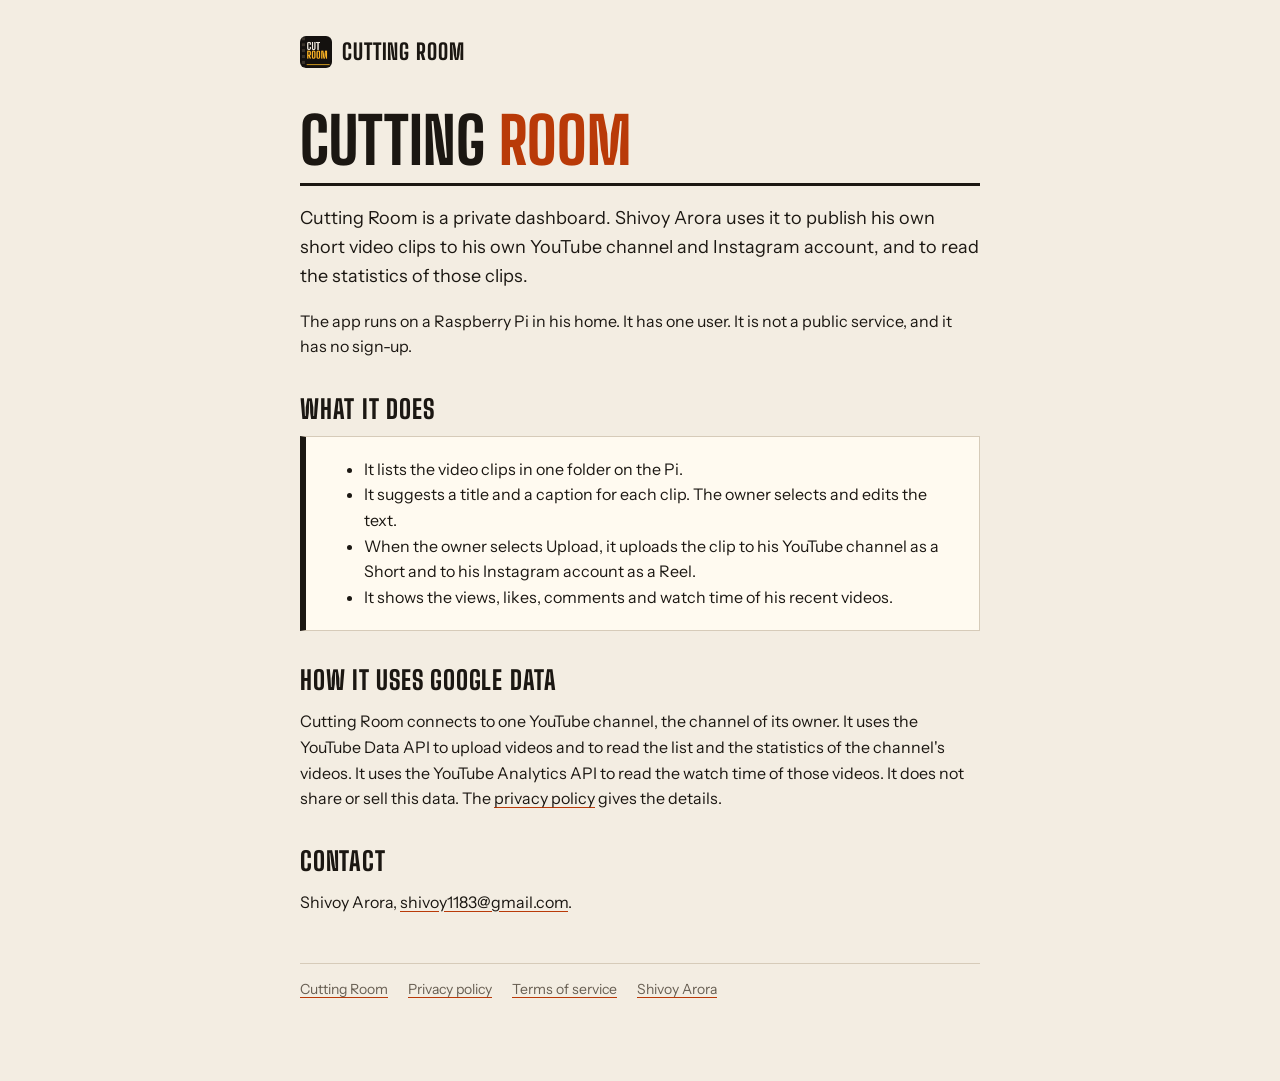
<file: cutting-room/index.html>
<!DOCTYPE html>
<html lang="en">
<head>
<meta charset="utf-8">
<meta name="viewport" content="width=device-width, initial-scale=1">
<meta name="robots" content="noindex">
<meta name="color-scheme" content="light dark">
<link rel="icon" href="icon.png" type="image/png">
<link rel="preconnect" href="https://fonts.googleapis.com">
<link rel="preconnect" href="https://fonts.gstatic.com" crossorigin>
<link href="https://fonts.googleapis.com/css2?family=Big+Shoulders+Display:wght@800&family=Instrument+Sans:wght@400;600&display=swap" rel="stylesheet">
<link rel="stylesheet" href="style.css">
<title>Cutting Room</title>
<meta name="description" content="Cutting Room is a private tool by Shivoy Arora that publishes his own short video clips to his own YouTube channel and Instagram account.">
</head>
<body>
<main>
  <a class="brand" href="./"><img src="icon.png" alt="" width="32" height="32">Cutting Room</a>
  <h1>Cutting <span>Room</span></h1>
  <p class="lede">Cutting Room is a private dashboard. Shivoy Arora uses it to publish his own short video clips to his
  own YouTube channel and Instagram account, and to read the statistics of those clips.</p>
  <p>The app runs on a Raspberry Pi in his home. It has one user. It is not a public service, and it has no sign-up.</p>

  <h2>What it does</h2>
  <div class="card">
    <ul>
      <li>It lists the video clips in one folder on the Pi.</li>
      <li>It suggests a title and a caption for each clip. The owner selects and edits the text.</li>
      <li>When the owner selects Upload, it uploads the clip to his YouTube channel as a Short and to his Instagram
      account as a Reel.</li>
      <li>It shows the views, likes, comments and watch time of his recent videos.</li>
    </ul>
  </div>

  <h2>How it uses Google data</h2>
  <p>Cutting Room connects to one YouTube channel, the channel of its owner. It uses the YouTube Data API to upload
  videos and to read the list and the statistics of the channel's videos. It uses the YouTube Analytics API to read the
  watch time of those videos. It does not share or sell this data. The <a href="privacy.html">privacy policy</a> gives
  the details.</p>

  <h2>Contact</h2>
  <p>Shivoy Arora, <a href="mailto:shivoy1183@gmail.com">shivoy1183@gmail.com</a>.</p>
  <footer>
    <a href="./">Cutting Room</a>
    <a href="privacy.html">Privacy policy</a>
    <a href="terms.html">Terms of service</a>
    <a href="https://arorashivoy.win/">Shivoy Arora</a>
  </footer>
</main>
</body>
</html>
</file>
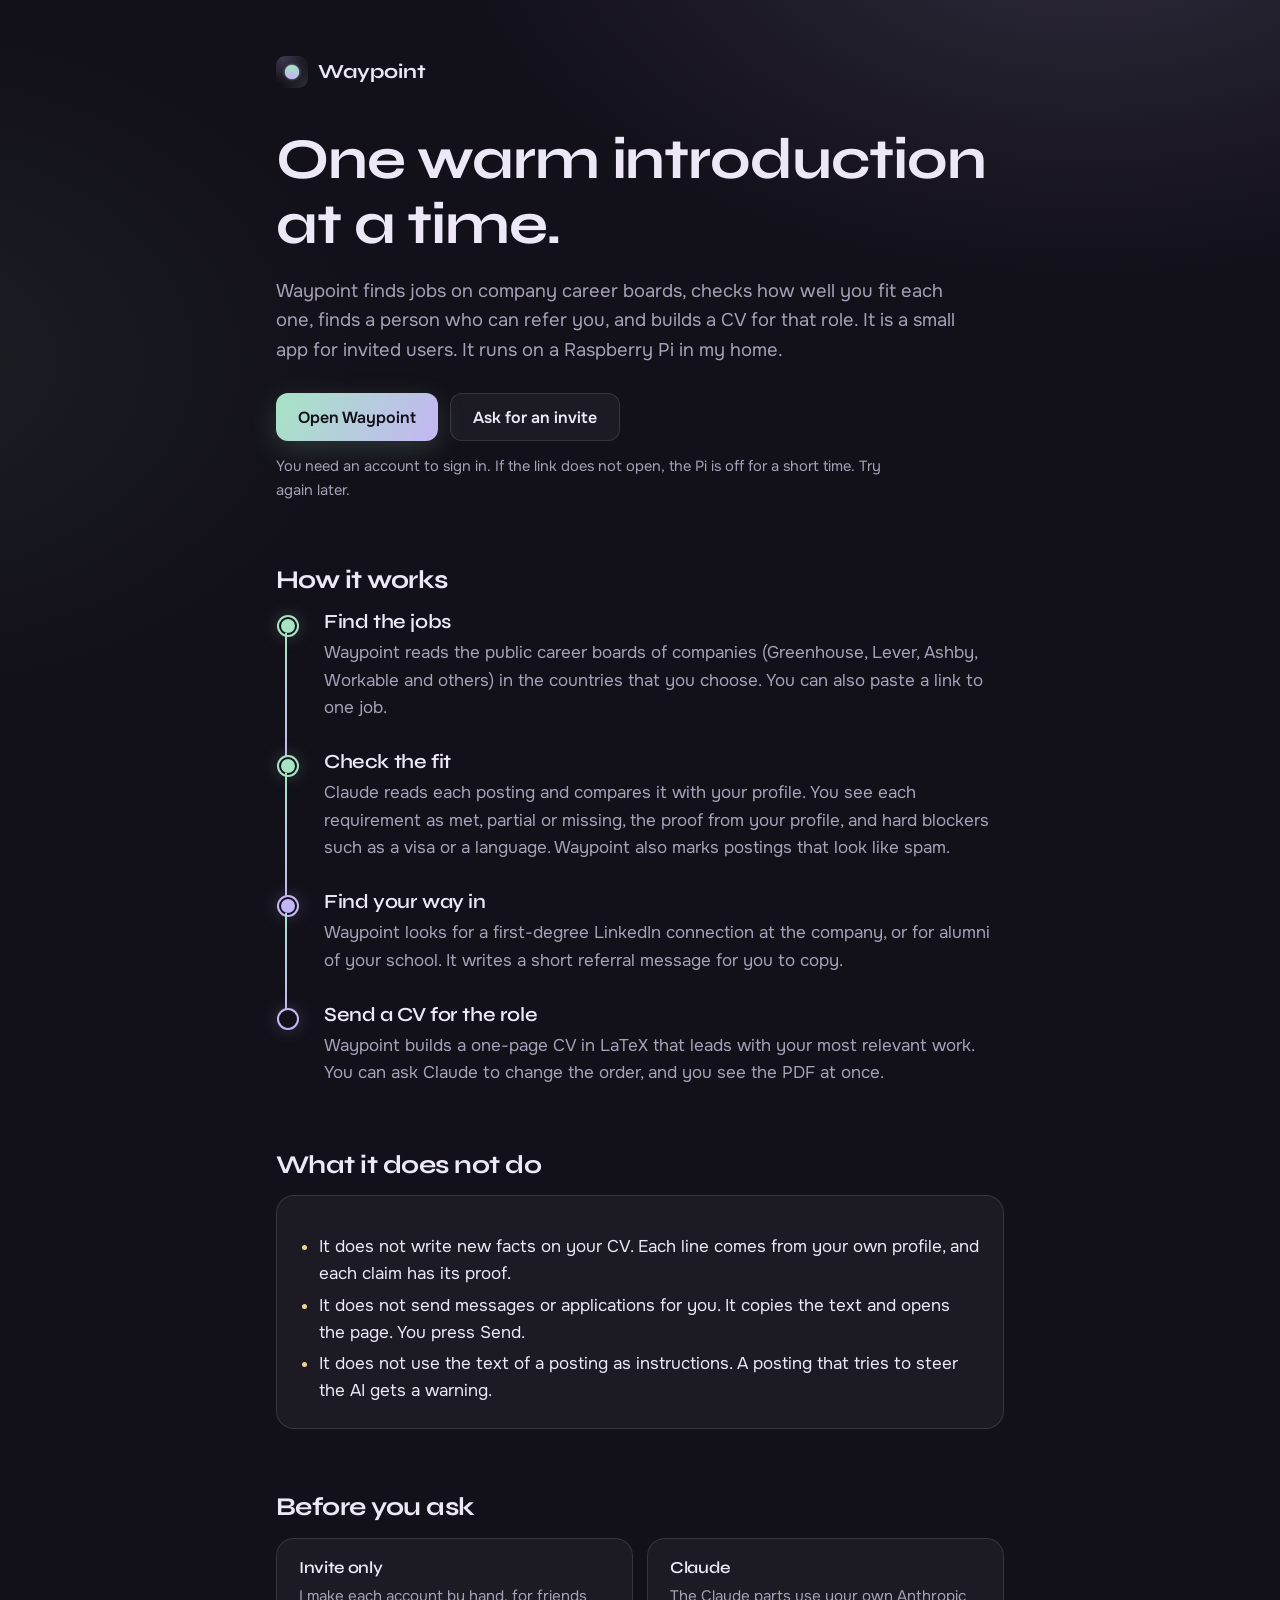
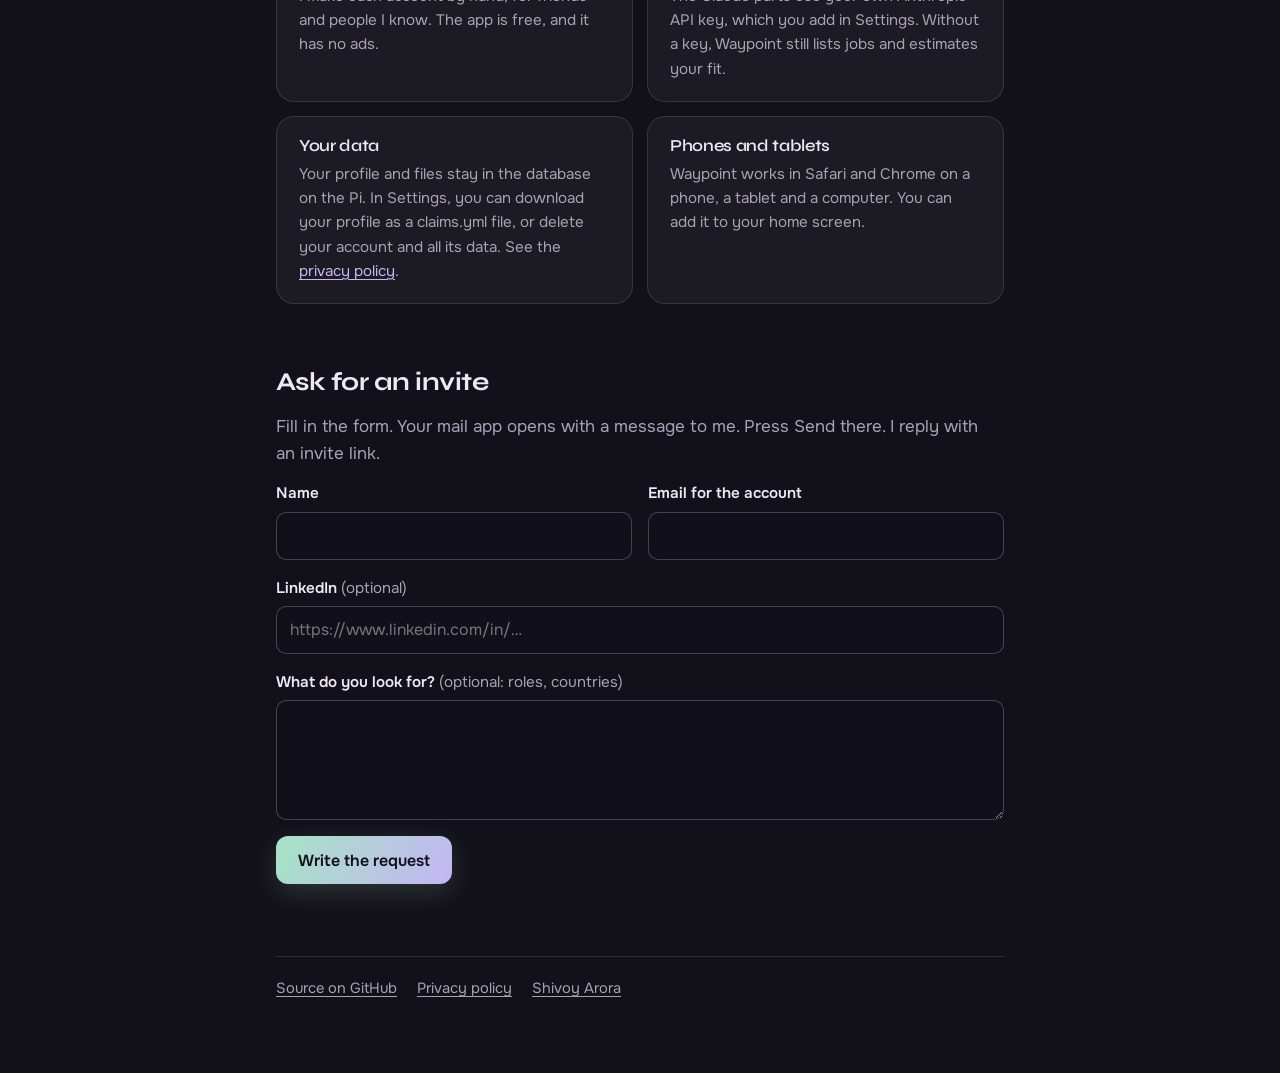
<file: waypoint/index.html>
<!DOCTYPE html>
<html lang="en">
<head>
<meta charset="utf-8">
<meta name="viewport" content="width=device-width, initial-scale=1">
<title>Waypoint</title>
<meta name="description" content="Waypoint finds jobs on company career boards, checks your fit, finds a person who can refer you, and builds a CV for each role. Invite only, by Shivoy Arora.">
<meta property="og:title" content="Waypoint">
<meta property="og:description" content="A job search that starts with a warm introduction. Invite only.">
<meta name="theme-color" content="#121019">
<link rel="icon" href="icon.png" type="image/png">
<link rel="preload" href="fonts/Syne-latin-variable.woff2" as="font" type="font/woff2" crossorigin>
<link rel="stylesheet" href="style.css">
</head>
<body>
<main>
  <a class="brand" href="./"><img src="icon.png" alt="" width="32" height="32">Waypoint</a>

  <h1>One warm introduction at a time.</h1>
  <p class="lede">Waypoint finds jobs on company career boards, checks how well you fit each one, finds a person who can refer you, and builds a CV for that role. It is a small app for invited users. It runs on a Raspberry Pi in my home.</p>
  <div class="actions">
    <a class="btn go" href="https://waypoint.shares.zrok.io/">Open Waypoint</a>
    <a class="btn" href="#invite">Ask for an invite</a>
  </div>
  <p class="note">You need an account to sign in. If the link does not open, the Pi is off for a short time. Try again later.</p>

  <h2>How it works</h2>
  <ol class="route">
    <li>
      <h3>Find the jobs</h3>
      <p>Waypoint reads the public career boards of companies (Greenhouse, Lever, Ashby, Workable and others) in the countries that you choose. You can also paste a link to one job.</p>
    </li>
    <li>
      <h3>Check the fit</h3>
      <p>Claude reads each posting and compares it with your profile. You see each requirement as met, partial or missing, the proof from your profile, and hard blockers such as a visa or a language. Waypoint also marks postings that look like spam.</p>
    </li>
    <li>
      <h3>Find your way in</h3>
      <p>Waypoint looks for a first-degree LinkedIn connection at the company, or for alumni of your school. It writes a short referral message for you to copy.</p>
    </li>
    <li>
      <h3>Send a CV for the role</h3>
      <p>Waypoint builds a one-page CV in LaTeX that leads with your most relevant work. You can ask Claude to change the order, and you see the PDF at once.</p>
    </li>
  </ol>

  <h2>What it does not do</h2>
  <div class="card">
    <ul class="never">
      <li>It does not write new facts on your CV. Each line comes from your own profile, and each claim has its proof.</li>
      <li>It does not send messages or applications for you. It copies the text and opens the page. You press Send.</li>
      <li>It does not use the text of a posting as instructions. A posting that tries to steer the AI gets a warning.</li>
    </ul>
  </div>

  <h2>Before you ask</h2>
  <div class="facts">
    <div class="card">
      <h3>Invite only</h3>
      <p>I make each account by hand, for friends and people I know. The app is free, and it has no ads.</p>
    </div>
    <div class="card">
      <h3>Claude</h3>
      <p>The Claude parts use your own Anthropic API key, which you add in Settings. Without a key, Waypoint still lists jobs and estimates your fit.</p>
    </div>
    <div class="card">
      <h3>Your data</h3>
      <p>Your profile and files stay in the database on the Pi. In Settings, you can download your profile as a claims.yml file, or delete your account and all its data. See the <a href="privacy.html">privacy policy</a>.</p>
    </div>
    <div class="card">
      <h3>Phones and tablets</h3>
      <p>Waypoint works in Safari and Chrome on a phone, a tablet and a computer. You can add it to your home screen.</p>
    </div>
  </div>

  <h2 id="invite">Ask for an invite</h2>
  <p class="soft">Fill in the form. Your mail app opens with a message to me. Press Send there. I reply with an invite link.</p>
  <form id="invite-form" action="mailto:shivoy1183@gmail.com?subject=Waypoint%20invite%20request" method="post" enctype="text/plain">
    <div class="two">
      <label>Name<input name="name" autocomplete="name" required></label>
      <label>Email for the account<input name="email" type="email" autocomplete="email" required></label>
    </div>
    <label><span class="l">LinkedIn <em>(optional)</em></span><input name="linkedin" type="url" inputmode="url" placeholder="https://www.linkedin.com/in/…"></label>
    <label><span class="l">What do you look for? <em>(optional: roles, countries)</em></span><textarea name="note"></textarea></label>
    <button class="btn go" type="submit">Write the request</button>
    <p class="sent" id="sent" role="status">Your mail app has the request. Press Send there. If no mail app opened, write to <a href="mailto:shivoy1183@gmail.com">shivoy1183@gmail.com</a>.</p>
  </form>

  <footer>
    <a href="https://github.com/arorashivoy/waypoint">Source on GitHub</a>
    <a href="privacy.html">Privacy policy</a>
    <a href="https://arorashivoy.github.io/">Shivoy Arora</a>
  </footer>
</main>
<script>
  // Builds the mail in the visitor's own mail app. Nothing goes to a server.
  document.getElementById('invite-form').addEventListener('submit', function (e) {
    e.preventDefault();
    var f = e.target;
    if (!f.reportValidity()) return;
    var v = function (n) { return f.elements[n].value.trim(); };
    var body = [
      'Hi Shivoy,',
      '',
      'Please send me an invite to Waypoint.',
      '',
      'Name: ' + v('name'),
      'Email for the account: ' + v('email'),
      v('linkedin') ? 'LinkedIn: ' + v('linkedin') : '',
      v('note') ? '\nWhat I look for:\n' + v('note') : '',
    ].filter(function (l, i) { return l !== '' || i < 4; }).join('\n');
    var subject = 'Waypoint invite request from ' + v('name');
    window.location.href = 'mailto:shivoy1183@gmail.com?subject=' + encodeURIComponent(subject) + '&body=' + encodeURIComponent(body);
    document.getElementById('sent').classList.add('on');
  });
</script>
</body>
</html>
</file>
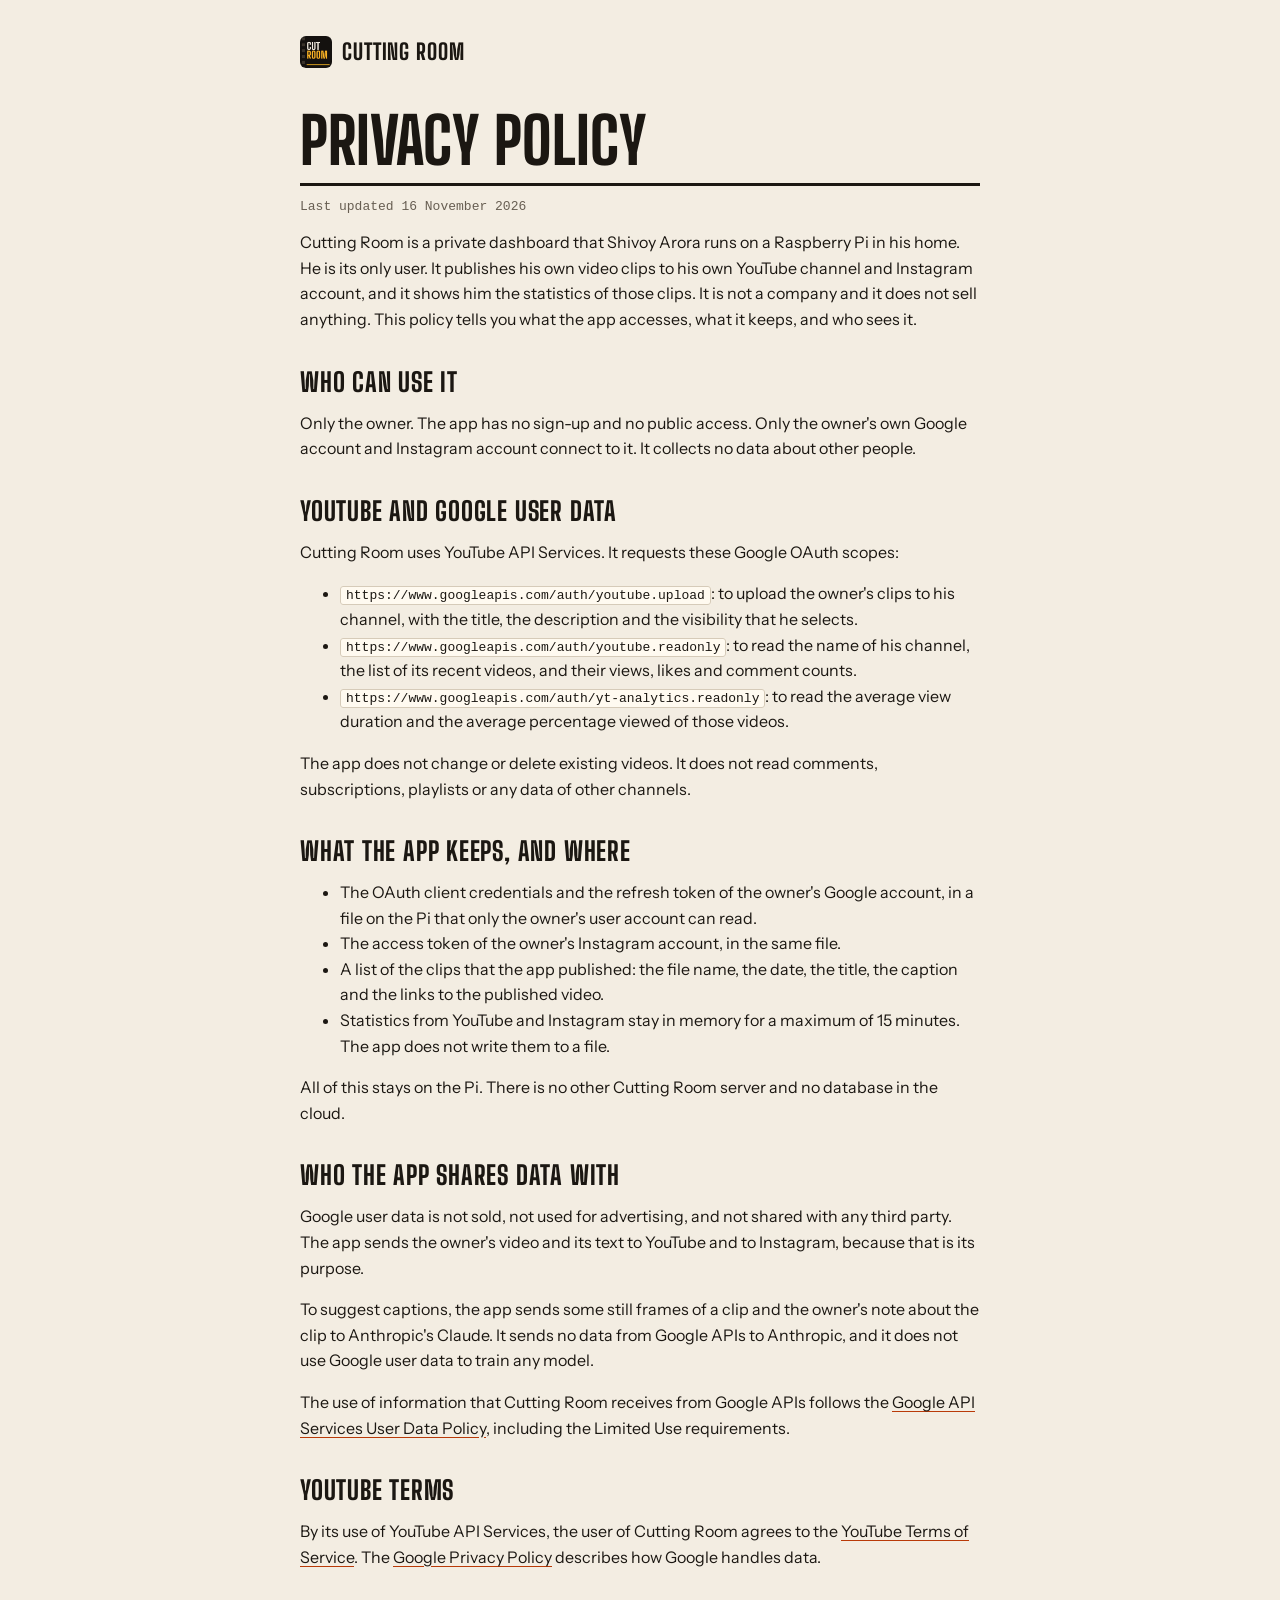
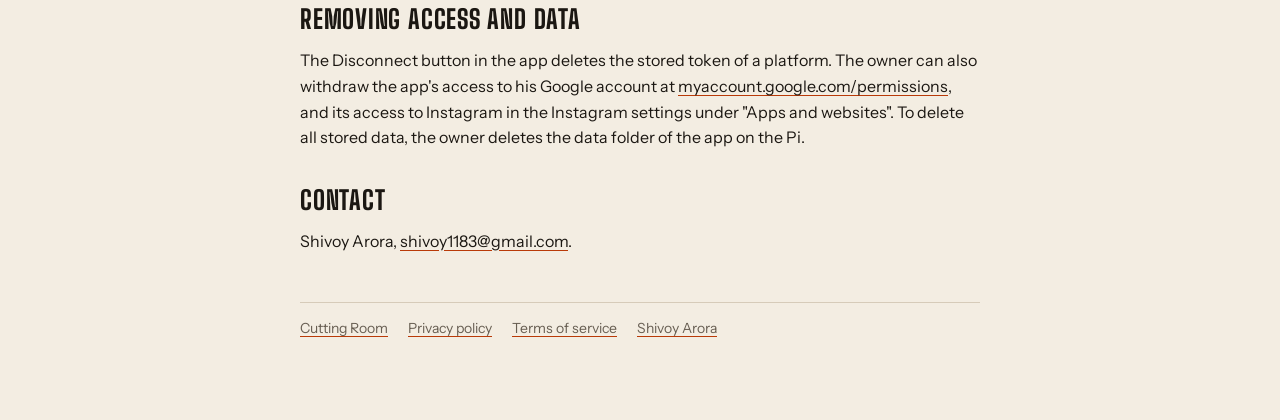
<file: cutting-room/privacy.html>
<!DOCTYPE html>
<html lang="en">
<head>
<meta charset="utf-8">
<meta name="viewport" content="width=device-width, initial-scale=1">
<meta name="robots" content="noindex">
<meta name="color-scheme" content="light dark">
<link rel="icon" href="icon.png" type="image/png">
<link rel="preconnect" href="https://fonts.googleapis.com">
<link rel="preconnect" href="https://fonts.gstatic.com" crossorigin>
<link href="https://fonts.googleapis.com/css2?family=Big+Shoulders+Display:wght@800&family=Instrument+Sans:wght@400;600&display=swap" rel="stylesheet">
<link rel="stylesheet" href="style.css">
<title>Cutting Room Privacy Policy</title>
<meta name="description" content="How Cutting Room, a private single-user publishing dashboard, handles YouTube and Instagram data.">
</head>
<body>
<main>
  <a class="brand" href="./"><img src="icon.png" alt="" width="32" height="32">Cutting Room</a>
  <h1>Privacy policy</h1>
  <p class="sub">Last updated 16 November 2026</p>
  <p>Cutting Room is a private dashboard that Shivoy Arora runs on a Raspberry Pi in his home. He is its only user. It
  publishes his own video clips to his own YouTube channel and Instagram account, and it shows him the statistics of
  those clips. It is not a company and it does not sell anything. This policy tells you what the app accesses, what it
  keeps, and who sees it.</p>

  <h2>Who can use it</h2>
  <p>Only the owner. The app has no sign-up and no public access. Only the owner's own Google account and Instagram
  account connect to it. It collects no data about other people.</p>

  <h2>YouTube and Google user data</h2>
  <p>Cutting Room uses YouTube API Services. It requests these Google OAuth scopes:</p>
  <ul>
    <li><code>https://www.googleapis.com/auth/youtube.upload</code>: to upload the owner's clips to his channel, with
    the title, the description and the visibility that he selects.</li>
    <li><code>https://www.googleapis.com/auth/youtube.readonly</code>: to read the name of his channel, the list of
    its recent videos, and their views, likes and comment counts.</li>
    <li><code>https://www.googleapis.com/auth/yt-analytics.readonly</code>: to read the average view duration and the
    average percentage viewed of those videos.</li>
  </ul>
  <p>The app does not change or delete existing videos. It does not read comments, subscriptions, playlists or any
  data of other channels.</p>

  <h2>What the app keeps, and where</h2>
  <ul>
    <li>The OAuth client credentials and the refresh token of the owner's Google account, in a file on the Pi that only
    the owner's user account can read.</li>
    <li>The access token of the owner's Instagram account, in the same file.</li>
    <li>A list of the clips that the app published: the file name, the date, the title, the caption and the links to
    the published video.</li>
    <li>Statistics from YouTube and Instagram stay in memory for a maximum of 15 minutes. The app does not write them
    to a file.</li>
  </ul>
  <p>All of this stays on the Pi. There is no other Cutting Room server and no database in the cloud.</p>

  <h2>Who the app shares data with</h2>
  <p>Google user data is not sold, not used for advertising, and not shared with any third party. The app sends the
  owner's video and its text to YouTube and to Instagram, because that is its purpose.</p>
  <p>To suggest captions, the app sends some still frames of a clip and the owner's note about the clip to Anthropic's
  Claude. It sends no data from Google APIs to Anthropic, and it does not use Google user data to train any model.</p>
  <p>The use of information that Cutting Room receives from Google APIs follows the
  <a href="https://developers.google.com/terms/api-services-user-data-policy">Google API Services User Data Policy</a>,
  including the Limited Use requirements.</p>

  <h2>YouTube terms</h2>
  <p>By its use of YouTube API Services, the user of Cutting Room agrees to the
  <a href="https://www.youtube.com/t/terms">YouTube Terms of Service</a>. The
  <a href="https://policies.google.com/privacy">Google Privacy Policy</a> describes how Google handles data.</p>

  <h2>Removing access and data</h2>
  <p>The Disconnect button in the app deletes the stored token of a platform. The owner can also withdraw the app's
  access to his Google account at
  <a href="https://myaccount.google.com/permissions">myaccount.google.com/permissions</a>, and its access to Instagram
  in the Instagram settings under "Apps and websites". To delete all stored data, the owner deletes the data folder
  of the app on the Pi.</p>

  <h2>Contact</h2>
  <p>Shivoy Arora, <a href="mailto:shivoy1183@gmail.com">shivoy1183@gmail.com</a>.</p>
  <footer>
    <a href="./">Cutting Room</a>
    <a href="privacy.html">Privacy policy</a>
    <a href="terms.html">Terms of service</a>
    <a href="https://arorashivoy.win/">Shivoy Arora</a>
  </footer>
</main>
</body>
</html>
</file>
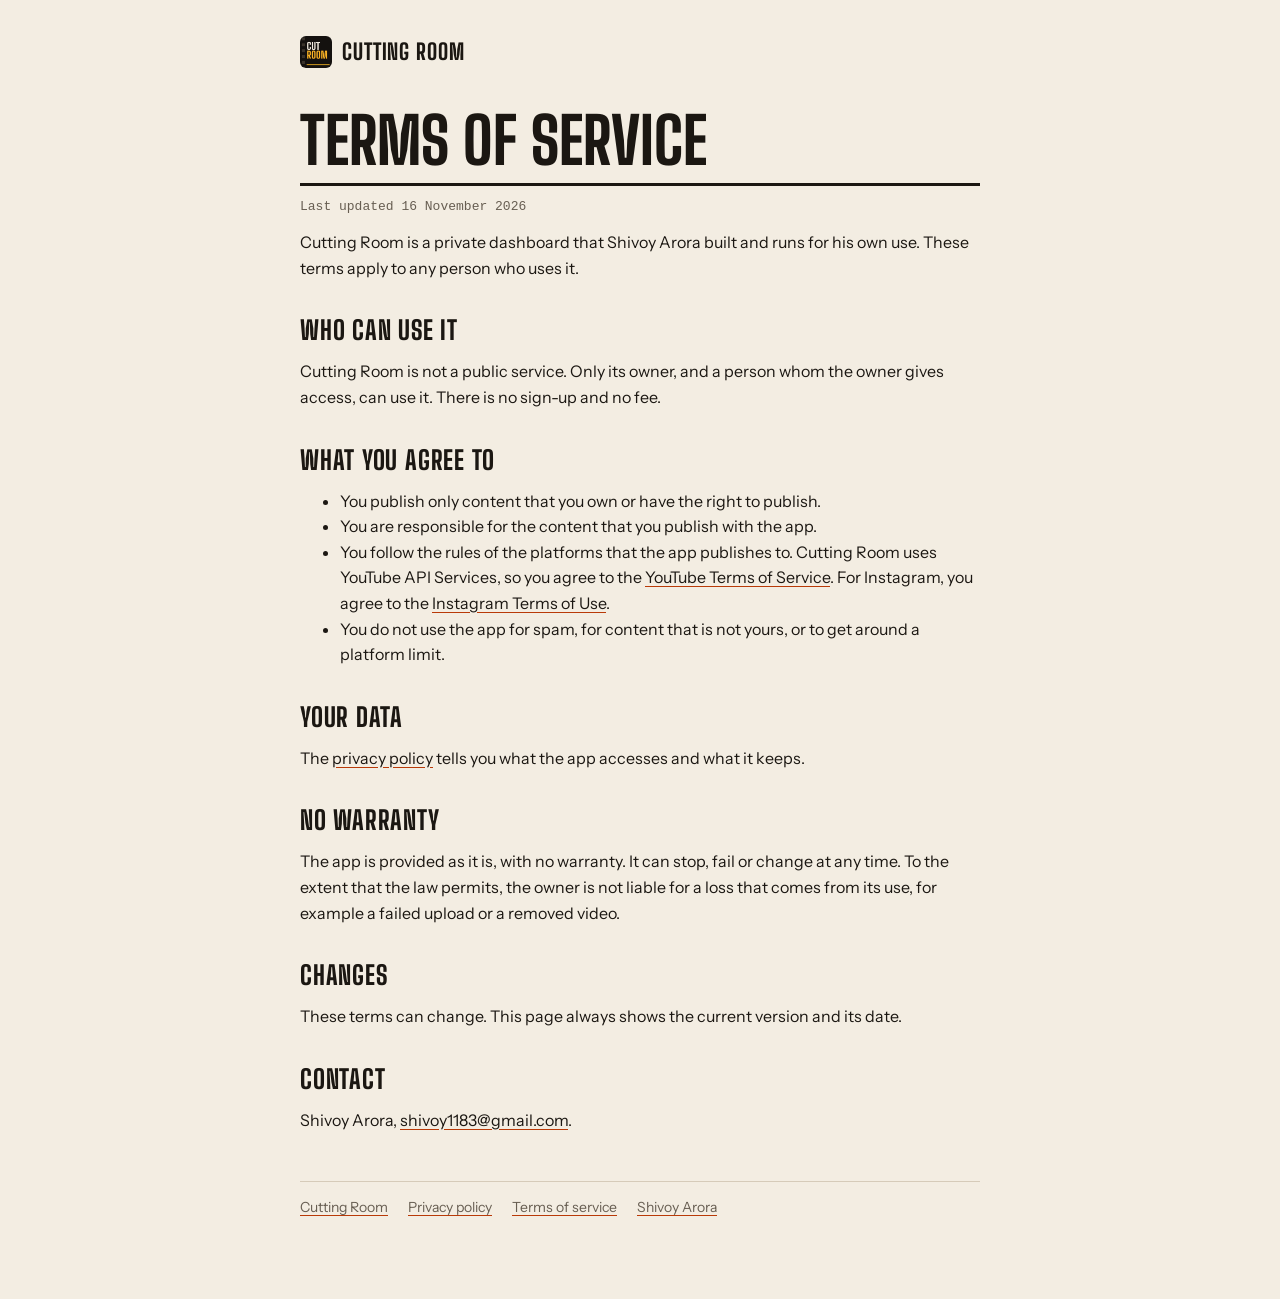
<file: cutting-room/terms.html>
<!DOCTYPE html>
<html lang="en">
<head>
<meta charset="utf-8">
<meta name="viewport" content="width=device-width, initial-scale=1">
<meta name="robots" content="noindex">
<meta name="color-scheme" content="light dark">
<link rel="icon" href="icon.png" type="image/png">
<link rel="preconnect" href="https://fonts.googleapis.com">
<link rel="preconnect" href="https://fonts.gstatic.com" crossorigin>
<link href="https://fonts.googleapis.com/css2?family=Big+Shoulders+Display:wght@800&family=Instrument+Sans:wght@400;600&display=swap" rel="stylesheet">
<link rel="stylesheet" href="style.css">
<title>Cutting Room Terms of Service</title>
<meta name="description" content="Terms of service of Cutting Room, a private single-user publishing dashboard.">
</head>
<body>
<main>
  <a class="brand" href="./"><img src="icon.png" alt="" width="32" height="32">Cutting Room</a>
  <h1>Terms of service</h1>
  <p class="sub">Last updated 16 November 2026</p>
  <p>Cutting Room is a private dashboard that Shivoy Arora built and runs for his own use. These terms apply to any
  person who uses it.</p>

  <h2>Who can use it</h2>
  <p>Cutting Room is not a public service. Only its owner, and a person whom the owner gives access, can use it. There
  is no sign-up and no fee.</p>

  <h2>What you agree to</h2>
  <ul>
    <li>You publish only content that you own or have the right to publish.</li>
    <li>You are responsible for the content that you publish with the app.</li>
    <li>You follow the rules of the platforms that the app publishes to. Cutting Room uses YouTube API Services, so you
    agree to the <a href="https://www.youtube.com/t/terms">YouTube Terms of Service</a>. For Instagram, you agree to
    the <a href="https://help.instagram.com/581066165581870">Instagram Terms of Use</a>.</li>
    <li>You do not use the app for spam, for content that is not yours, or to get around a platform limit.</li>
  </ul>

  <h2>Your data</h2>
  <p>The <a href="privacy.html">privacy policy</a> tells you what the app accesses and what it keeps.</p>

  <h2>No warranty</h2>
  <p>The app is provided as it is, with no warranty. It can stop, fail or change at any time. To the extent that the
  law permits, the owner is not liable for a loss that comes from its use, for example a failed upload or a removed
  video.</p>

  <h2>Changes</h2>
  <p>These terms can change. This page always shows the current version and its date.</p>

  <h2>Contact</h2>
  <p>Shivoy Arora, <a href="mailto:shivoy1183@gmail.com">shivoy1183@gmail.com</a>.</p>
  <footer>
    <a href="./">Cutting Room</a>
    <a href="privacy.html">Privacy policy</a>
    <a href="terms.html">Terms of service</a>
    <a href="https://arorashivoy.win/">Shivoy Arora</a>
  </footer>
</main>
</body>
</html>
</file>
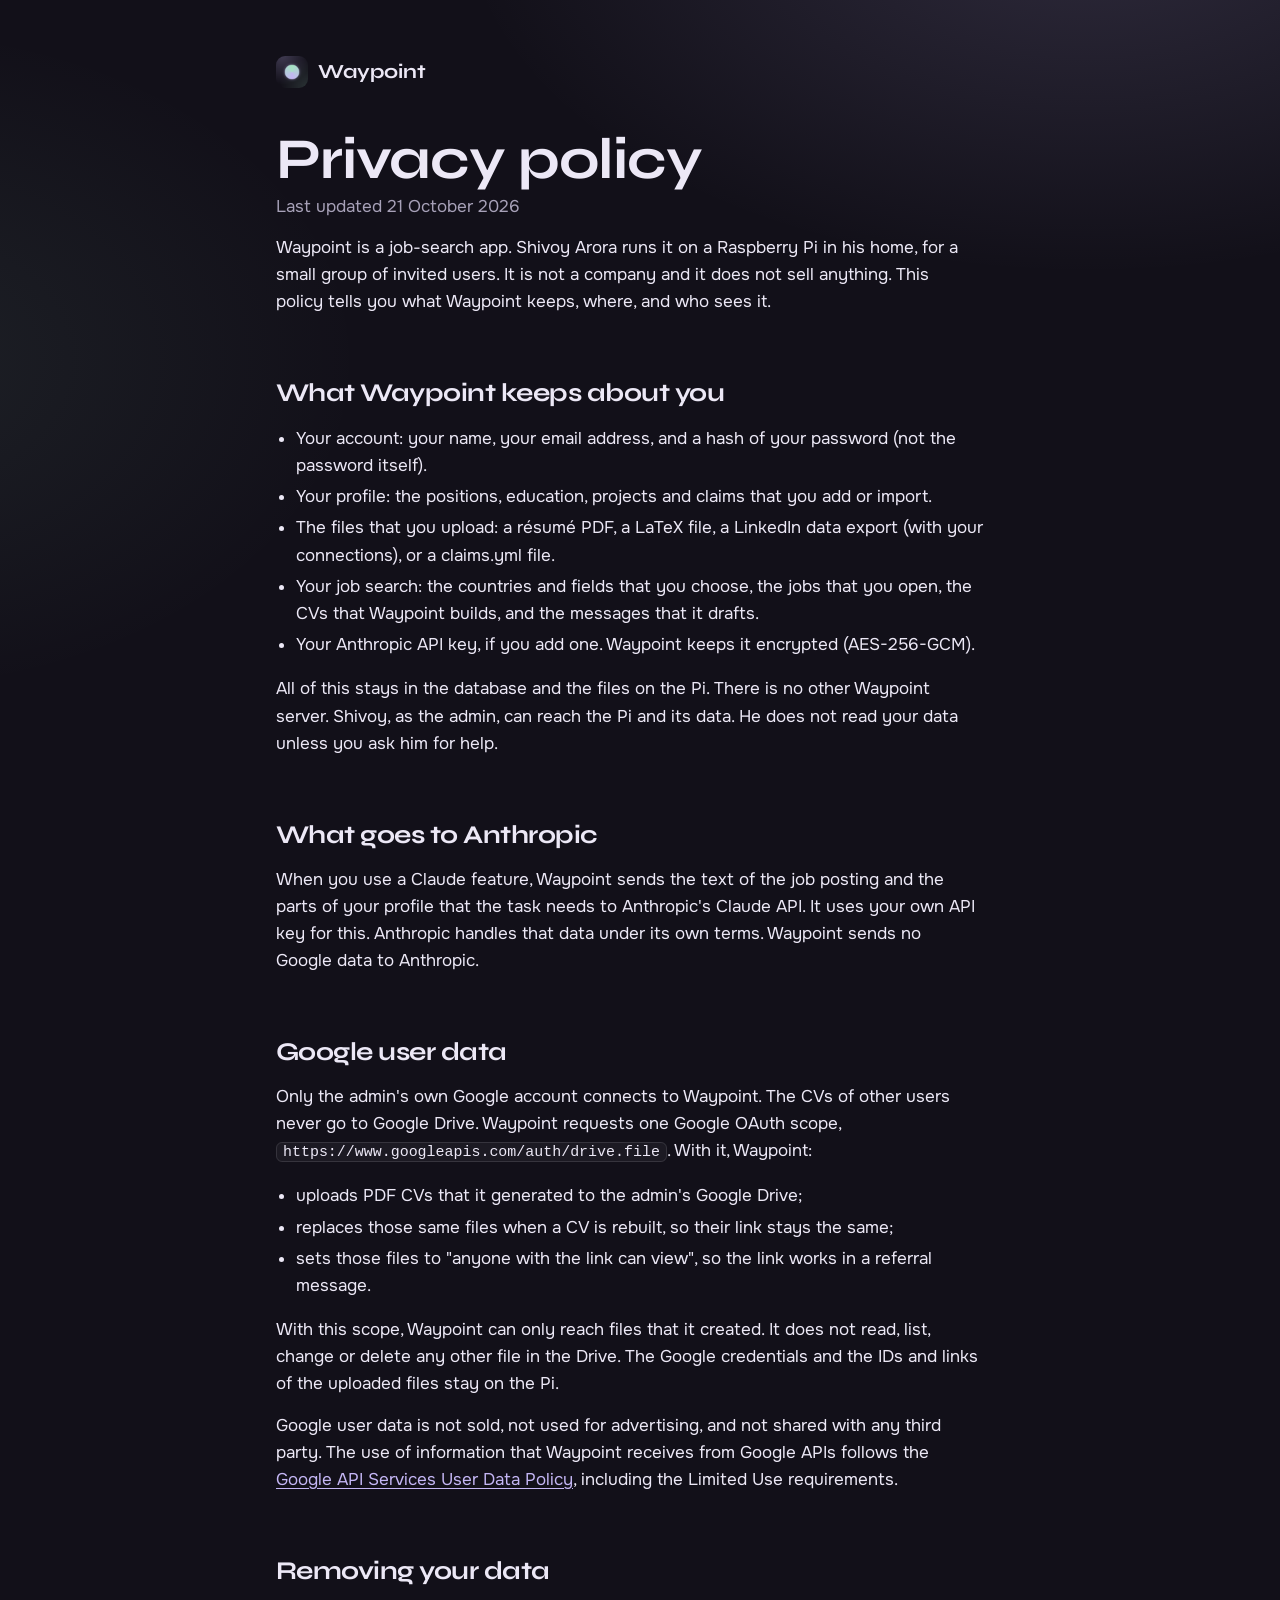
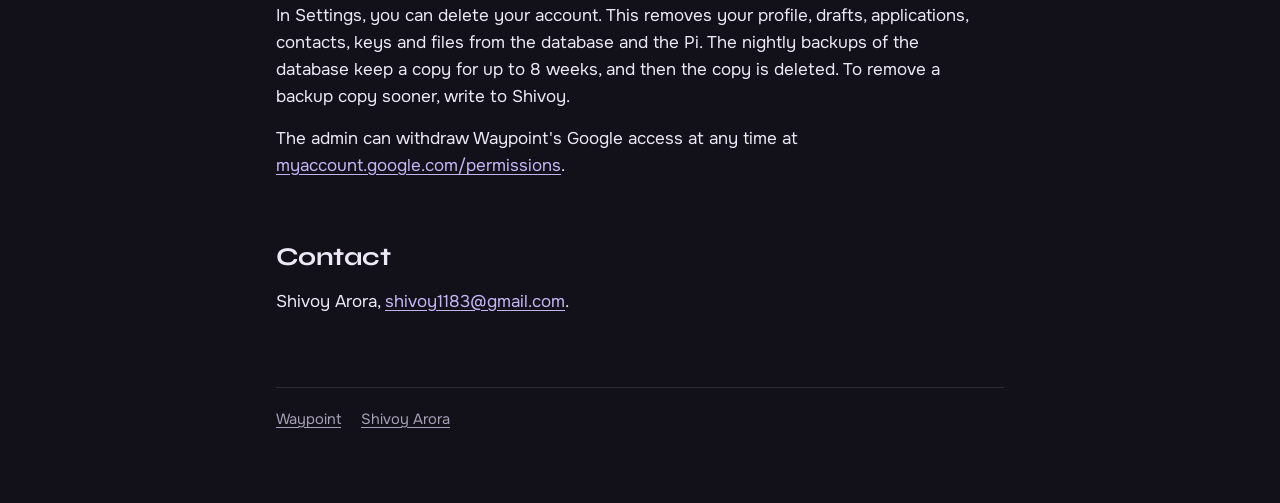
<file: waypoint/privacy.html>
<!DOCTYPE html>
<html lang="en">
<head>
<meta charset="utf-8">
<meta name="viewport" content="width=device-width, initial-scale=1">
<title>Waypoint Privacy Policy</title>
<meta name="description" content="How Waypoint, an invite-only job-search app on a Raspberry Pi, handles the data of its users and Google Drive data.">
<meta name="theme-color" content="#121019">
<link rel="icon" href="icon.png" type="image/png">
<link rel="stylesheet" href="style.css">
</head>
<body>
<main>
  <a class="brand" href="./"><img src="icon.png" alt="" width="32" height="32">Waypoint</a>
  <h1>Privacy policy</h1>
  <p class="sub">Last updated 21 October 2026</p>

  <p>Waypoint is a job-search app. Shivoy Arora runs it on a Raspberry Pi in his home, for a small group of invited
  users. It is not a company and it does not sell anything. This policy tells you what Waypoint keeps, where, and who
  sees it.</p>

  <h2>What Waypoint keeps about you</h2>
  <ul>
    <li>Your account: your name, your email address, and a hash of your password (not the password itself).</li>
    <li>Your profile: the positions, education, projects and claims that you add or import.</li>
    <li>The files that you upload: a résumé PDF, a LaTeX file, a LinkedIn data export (with your connections), or a
    claims.yml file.</li>
    <li>Your job search: the countries and fields that you choose, the jobs that you open, the CVs that Waypoint builds,
    and the messages that it drafts.</li>
    <li>Your Anthropic API key, if you add one. Waypoint keeps it encrypted (AES-256-GCM).</li>
  </ul>
  <p>All of this stays in the database and the files on the Pi. There is no other Waypoint server. Shivoy, as the
  admin, can reach the Pi and its data. He does not read your data unless you ask him for help.</p>

  <h2>What goes to Anthropic</h2>
  <p>When you use a Claude feature, Waypoint sends the text of the job posting and the parts of your profile that the
  task needs to Anthropic's Claude API. It uses your own API key for this. Anthropic handles that data under its own
  terms. Waypoint sends no Google data to Anthropic.</p>

  <h2>Google user data</h2>
  <p>Only the admin's own Google account connects to Waypoint. The CVs of other users never go to Google Drive. Waypoint
  requests one Google OAuth scope, <code>https://www.googleapis.com/auth/drive.file</code>. With it, Waypoint:</p>
  <ul>
    <li>uploads PDF CVs that it generated to the admin's Google Drive;</li>
    <li>replaces those same files when a CV is rebuilt, so their link stays the same;</li>
    <li>sets those files to "anyone with the link can view", so the link works in a referral message.</li>
  </ul>
  <p>With this scope, Waypoint can only reach files that it created. It does not read, list, change or delete any
  other file in the Drive. The Google credentials and the IDs and links of the uploaded files stay on the Pi.</p>
  <p>Google user data is not sold, not used for advertising, and not shared with any third party. The use of
  information that Waypoint receives from Google APIs follows the
  <a href="https://developers.google.com/terms/api-services-user-data-policy">Google API Services User Data Policy</a>,
  including the Limited Use requirements.</p>

  <h2>Removing your data</h2>
  <p>In Settings, you can delete your account. This removes your profile, drafts, applications, contacts, keys and
  files from the database and the Pi. The nightly backups of the database keep a copy for up to 8 weeks, and then the
  copy is deleted. To remove a backup copy sooner, write to Shivoy.</p>
  <p>The admin can withdraw Waypoint's Google access at any time at
  <a href="https://myaccount.google.com/permissions">myaccount.google.com/permissions</a>.</p>

  <h2>Contact</h2>
  <p>Shivoy Arora, <a href="mailto:shivoy1183@gmail.com">shivoy1183@gmail.com</a>.</p>

  <footer>
    <a href="./">Waypoint</a>
    <a href="https://arorashivoy.github.io/">Shivoy Arora</a>
  </footer>
</main>
</body>
</html>
</file>
<file: cutting-room/style.css>
:root {
  color-scheme: light dark;
  --bg: #f3ede2; --surface: #fffaf0; --ink: #1b1712; --muted: #675e52; --line: #d6cbb9; --accent: #b93a08;
}
@media (prefers-color-scheme: dark) {
  :root { --bg: #12100e; --surface: #1c1915; --ink: #f1eadf; --muted: #a89e8f; --line: #38322b; --accent: #ffb224; }
}
* { box-sizing: border-box; }
body { margin: 0; background: var(--bg); color: var(--ink); font: 16px/1.6 "Instrument Sans", "Segoe UI", system-ui, sans-serif; }
main { max-width: 720px; margin: 0 auto; padding: 36px 20px 80px; }
.brand { display: inline-flex; align-items: center; gap: 10px; color: inherit; text-decoration: none;
  font: 800 22px/1 "Big Shoulders Display", "Arial Narrow", Impact, sans-serif; letter-spacing: .04em; text-transform: uppercase; }
.brand img { border-radius: 6px; }
h1 { font: 800 clamp(40px, 9vw, 64px)/.9 "Big Shoulders Display", "Arial Narrow", Impact, sans-serif; text-transform: uppercase;
  margin: 36px 0 12px; border-bottom: 3px solid var(--ink); padding-bottom: 14px; }
h1 span { color: var(--accent); }
h2 { font: 800 26px/1 "Big Shoulders Display", "Arial Narrow", Impact, sans-serif; text-transform: uppercase; letter-spacing: .03em; margin: 36px 0 8px; }
p, li { max-width: 68ch; }
.sub { color: var(--muted); font: 13px ui-monospace, Menlo, monospace; }
.lede { font-size: 18px; }
a { color: inherit; text-decoration-color: var(--accent); text-underline-offset: 3px; }
code { font: 13px ui-monospace, Menlo, monospace; background: var(--surface); border: 1px solid var(--line); padding: 1px 5px; border-radius: 3px; overflow-wrap: anywhere; }
.card { background: var(--surface); border: 1px solid var(--line); border-left: 6px solid var(--ink); padding: 4px 18px; margin: 14px 0; }
footer { margin-top: 48px; padding-top: 14px; border-top: 1px solid var(--line); display: flex; gap: 20px; flex-wrap: wrap; font-size: 14px; color: var(--muted); }
</file>
<file: waypoint/style.css>
/* Waypoint pages: the look of the app itself (night ground, mint and lavender, Syne and Onest). */
@font-face { font-family: "Syne"; src: url("fonts/Syne-latin-variable.woff2") format("woff2"); font-weight: 400 800; font-display: swap; }
@font-face { font-family: "Onest"; src: url("fonts/Onest-latin-variable.woff2") format("woff2"); font-weight: 100 900; font-display: swap; }

:root {
  color-scheme: dark;
  --night: #121019;
  --raise: #1a1724;
  --glass: rgba(255, 255, 255, 0.045);
  --edge: rgba(236, 232, 246, 0.12);
  --field: rgba(236, 232, 246, 0.24);
  --text: #ece8f6;
  --soft: #a7a1b8;
  --mint: #a6e4c4;
  --lav: #c4b6f4;
  --butter: #eed596;
  --ink-on: #121019;
  --head: "Syne", "Avenir Next", sans-serif;
  --body: "Onest", "Avenir Next", system-ui, sans-serif;
}

* { box-sizing: border-box; }
html { -webkit-text-size-adjust: 100%; }
body {
  margin: 0; color: var(--text); font: 17px/1.6 var(--body);
  background:
    radial-gradient(900px 520px at 85% -10%, rgba(196, 182, 244, 0.16), transparent 70%),
    radial-gradient(700px 480px at -10% 40%, rgba(166, 228, 196, 0.08), transparent 70%),
    var(--night);
  background-attachment: fixed;
}
main { max-width: 760px; margin: 0 auto; padding: 56px 16px 72px; }
a { color: var(--lav); text-underline-offset: 3px; }
a:hover { color: var(--mint); }
:focus-visible { outline: 3px solid var(--lav); outline-offset: 3px; border-radius: 6px; }

h1, h2, h3 { font-family: var(--head); line-height: 1.12; letter-spacing: -0.02em; margin: 0; }
h1 { font-size: clamp(2.25rem, 7vw, 3.6rem); font-weight: 700; }
h2 { font-size: 1.6rem; font-weight: 700; margin: 64px 0 16px; }
h3 { font-size: 1.25rem; font-weight: 600; }
p { margin: 0 0 14px; max-width: 64ch; }
.sub, .soft { color: var(--soft); }
code { font-family: ui-monospace, "SF Mono", Menlo, monospace; font-size: 0.88em; background: var(--glass); border: 1px solid var(--edge); border-radius: 6px; padding: 1px 6px; }
ul { padding-left: 1.2em; }
li { margin: 4px 0; max-width: 64ch; }

/* Brand line */
.brand { display: inline-flex; align-items: center; gap: 10px; font-family: var(--head); font-weight: 700; font-size: 1.25rem; color: var(--text); text-decoration: none; margin-bottom: 40px; }
.brand img { width: 32px; height: 32px; border-radius: 9px; }

/* Hero */
.lede { font-size: 1.15rem; color: var(--soft); margin: 20px 0 28px; max-width: 58ch; }
.actions { display: flex; flex-wrap: wrap; gap: 12px; }
.btn {
  display: inline-flex; align-items: center; justify-content: center; min-height: 48px; padding: 0 22px;
  border-radius: 12px; font: 600 1rem var(--body); text-decoration: none; cursor: pointer;
  border: 1px solid var(--edge); background: var(--glass); color: var(--text);
}
.btn:hover { background: rgba(255, 255, 255, 0.08); color: var(--text); }
.btn.go { border: 0; color: var(--ink-on); background: linear-gradient(120deg, var(--mint), var(--lav)); box-shadow: 0 8px 28px rgba(166, 228, 196, 0.18); }
.btn.go:hover { color: var(--ink-on); filter: brightness(1.05); }
.note { font-size: 0.92rem; color: var(--soft); margin-top: 14px; }

/* The route: the one picture of the page. The stops are the steps of the app, in order. */
.route { list-style: none; margin: 8px 0 0; padding: 0; position: relative; }
/* The line runs from each stop to the next one, and ends at the last stop. */
.route li:not(:last-child)::after {
  content: ""; position: absolute; left: 9px; top: 22px; bottom: -6px; width: 2px;
  background: linear-gradient(var(--mint), var(--lav));
  transform-origin: top; animation: draw 0.45s ease-out both;
}
.route li:nth-child(2)::after { animation-delay: 0.35s; }
.route li:nth-child(3)::after { animation-delay: 0.7s; }
.route li { position: relative; padding: 0 0 30px 48px; margin: 0; max-width: none; }
.route li:last-child { padding-bottom: 0; }
.route li::before {
  content: ""; position: absolute; left: 3px; top: 6px; width: 14px; height: 14px; border-radius: 50%;
  border: 2px solid var(--night); background: var(--mint); box-shadow: 0 0 0 2px var(--mint), 0 0 18px rgba(166, 228, 196, 0.35);
}
.route li:nth-child(n+3)::before { background: var(--lav); box-shadow: 0 0 0 2px var(--lav), 0 0 18px rgba(196, 182, 244, 0.35); }
.route li:last-child::before { background: var(--night); }
.route h3 { margin-bottom: 6px; }
.route p { color: var(--soft); margin: 0; }
@keyframes draw { from { transform: scaleY(0); } to { transform: scaleY(1); } }

/* Plain boxes */
.card { background: var(--glass); border: 1px solid var(--edge); border-radius: 18px; padding: 20px 22px; }
.card p:last-child, .card ul:last-child { margin-bottom: 0; }
.facts { display: grid; grid-template-columns: repeat(auto-fit, minmax(260px, 1fr)); gap: 14px; }
.facts .card h3 { font-size: 1.05rem; margin-bottom: 6px; }
.facts .card p { color: var(--soft); font-size: 0.95rem; }
.never li::marker { color: var(--butter); }

/* The invite form */
form { display: grid; gap: 16px; }
.two { display: grid; grid-template-columns: 1fr 1fr; gap: 16px; }
label { display: grid; gap: 6px; font-weight: 600; font-size: 0.95rem; }
label em { font-style: normal; font-weight: 400; color: var(--soft); }
input, textarea {
  width: 100%; font: 16px/1.5 var(--body); color: var(--text); background: rgba(18, 16, 25, 0.6);
  border: 1px solid var(--field); border-radius: 10px; padding: 11px 13px;
}
textarea { min-height: 120px; resize: vertical; }
input:focus, textarea:focus { outline: none; border-color: var(--lav); box-shadow: 0 0 0 3px rgba(196, 182, 244, 0.25); }
form .btn { justify-self: start; }
.sent { display: none; color: var(--mint); margin: 4px 0 0; }
.sent.on { display: block; }

footer { margin-top: 72px; padding-top: 20px; border-top: 1px solid var(--edge); color: var(--soft); font-size: 0.92rem; display: flex; flex-wrap: wrap; gap: 8px 20px; }
footer a { color: var(--soft); }

@media (max-width: 560px) {
  main { padding-top: 32px; }
  .two { grid-template-columns: 1fr; }
  .btn { flex: 1 1 100%; }
}
@media (prefers-reduced-motion: reduce) {
  .route li::after { animation: none; }
}
</file>
